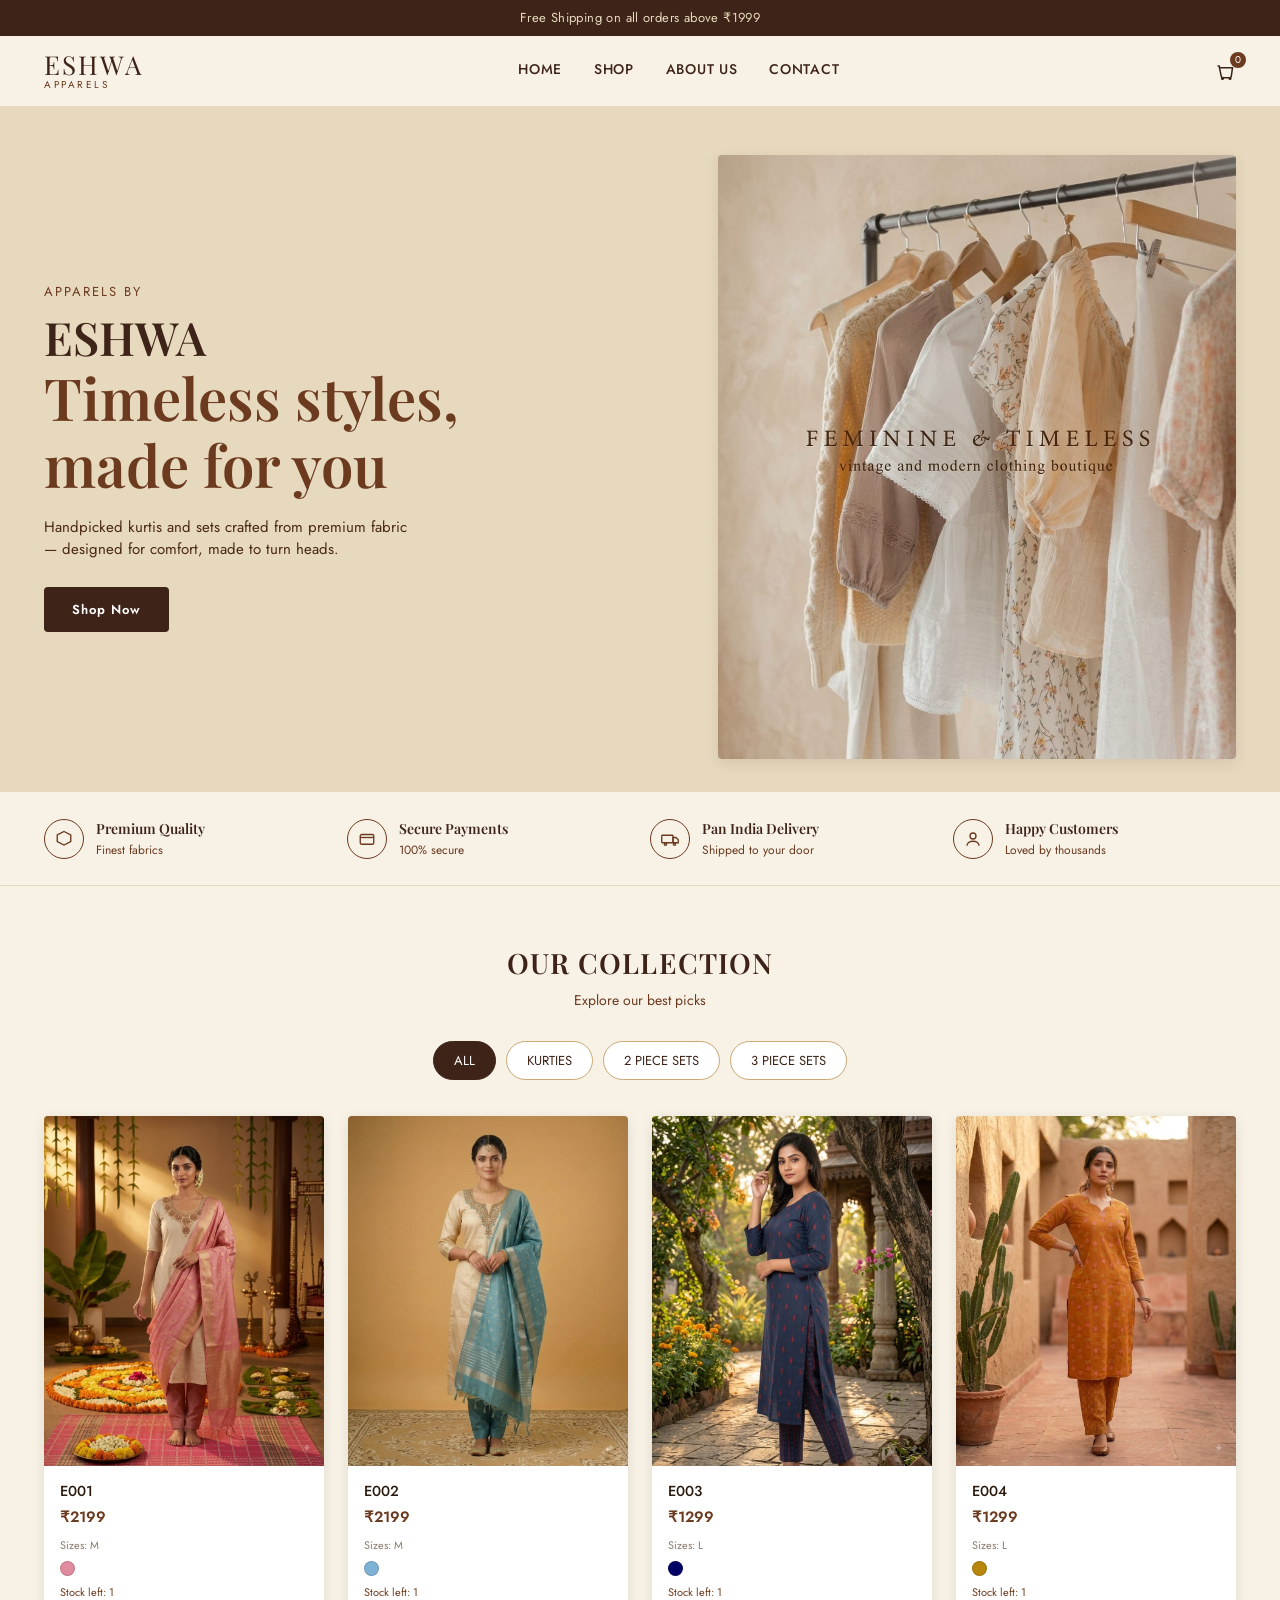
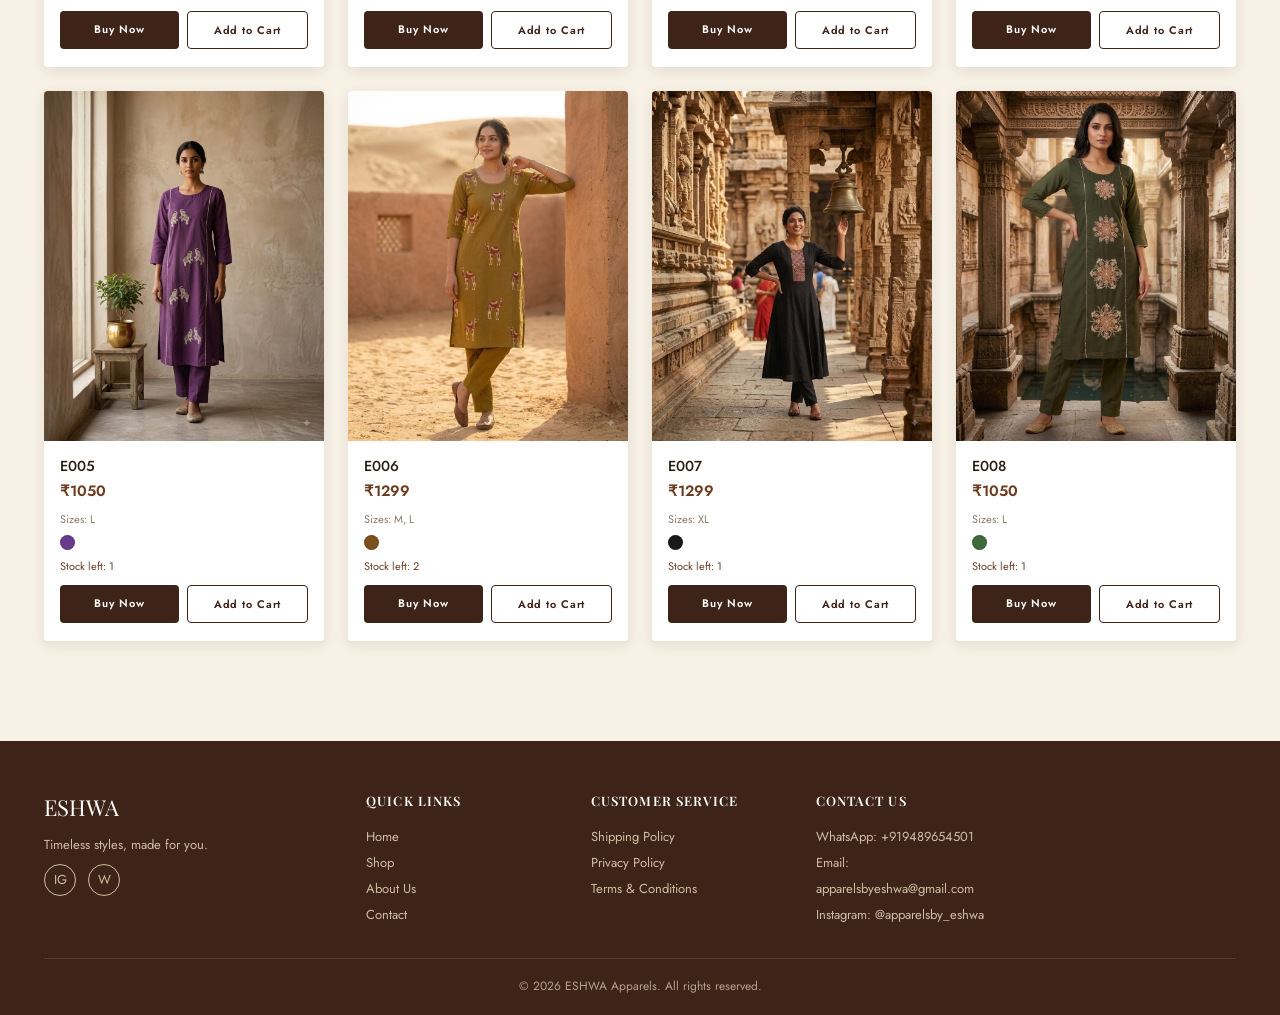
<file: index.html>
<!DOCTYPE html>
<html lang="en">
<head>
<meta charset="UTF-8">
<meta name="viewport" content="width=device-width, initial-scale=1.0">
<title>Eshwa Apparels — Timeless Kurti Styles</title>
<meta name="description" content="Shop kurtis, 2-piece and 3-piece sets at Eshwa Apparels. Premium quality, secure payments, easy returns.">
<link rel="preconnect" href="https://fonts.googleapis.com">
<link href="https://fonts.googleapis.com/css2?family=Playfair+Display:wght@500;600;700&family=Jost:wght@400;500;600&display=swap" rel="stylesheet">
<link rel="stylesheet" href="css/style.css">
</head>
<body>

<div id="site-header"></div>

<section class="hero">
  <div class="container">
    <div class="hero-text">
      <div class="eyebrow">APPARELS BY</div>
      <h1>ESHWA<span>Timeless styles,<br>made for you</span></h1>
      <p>Handpicked kurtis and sets crafted from premium fabric — designed for comfort, made to turn heads.</p>
      <a href="shop.html" class="btn btn-primary">Shop Now</a>
    </div>
    <div class="hero-image-wrap">
      <img src="images/hero/heroimage.jpeg" alt="Eshwa Apparels featured kurti">
    </div>
  </div>
</section>

<section class="feature-strip">
  <div class="container">
    <div class="feature-item">
      <div class="fi-icon"><svg width="18" height="18" viewBox="0 0 24 24" fill="none" stroke="currentColor" stroke-width="1.8"><path d="M12 2l9 4.5v9L12 20l-9-4.5v-9L12 2z"/></svg></div>
      <div><h4>Premium Quality</h4><p>Finest fabrics</p></div>
    </div>
    <div class="feature-item">
      <div class="fi-icon"><svg width="18" height="18" viewBox="0 0 24 24" fill="none" stroke="currentColor" stroke-width="1.8"><rect x="3" y="6" width="18" height="13" rx="2"/><path d="M3 10h18"/></svg></div>
      <div><h4>Secure Payments</h4><p>100% secure</p></div>
    </div>
    <div class="feature-item">
      <div class="fi-icon"><svg width="18" height="18" viewBox="0 0 24 24" fill="none" stroke="currentColor" stroke-width="1.8"><rect x="1" y="7" width="15" height="10" rx="1"/><path d="M16 10h4l3 3v4h-7z"/><circle cx="6" cy="19" r="1.5"/><circle cx="18" cy="19" r="1.5"/></svg></div>
      <div><h4>Pan India Delivery</h4><p>Shipped to your door</p></div>
    </div>
    <div class="feature-item">
      <div class="fi-icon"><svg width="18" height="18" viewBox="0 0 24 24" fill="none" stroke="currentColor" stroke-width="1.8"><circle cx="12" cy="8" r="4"/><path d="M4 21c0-4 4-6 8-6s8 2 8 6"/></svg></div>
      <div><h4>Happy Customers</h4><p>Loved by thousands</p></div>
    </div>
  </div>
</section>

<div class="container">
  <div class="section-heading">
    <h2>OUR COLLECTION</h2>
    <p>Explore our best picks</p>
  </div>

  <div class="filter-pills">
    <button class="filter-pill active" data-cat="all">ALL</button>
    <button class="filter-pill" data-cat="kurties">KURTIES</button>
    <button class="filter-pill" data-cat="2-piece">2 PIECE SETS</button>
    <button class="filter-pill" data-cat="3-piece">3 PIECE SETS</button>
  </div>

  <div class="product-grid" id="home-grid"></div>
</div>

<div id="site-footer"></div>

<script src="js/settings.js"></script>
<script src="js/products-loader.js"></script>
<script src="js/main.js"></script>
<script>
  function loadHome(cat) {
    const filtered = cat === "all" ? PRODUCTS.slice(0, 8) : PRODUCTS.filter(p => p.category === cat).slice(0, 8);
    renderProductGrid("home-grid", filtered);
  }
  document.addEventListener("DOMContentLoaded", async () => {
    await loadProducts();
    loadHome("all");
    document.querySelectorAll(".filter-pill").forEach(btn => {
      btn.addEventListener("click", () => {
        document.querySelectorAll(".filter-pill").forEach(b => b.classList.remove("active"));
        btn.classList.add("active");
        loadHome(btn.dataset.cat);
      });
    });
  });
</script>
</body>
</html>
</file>
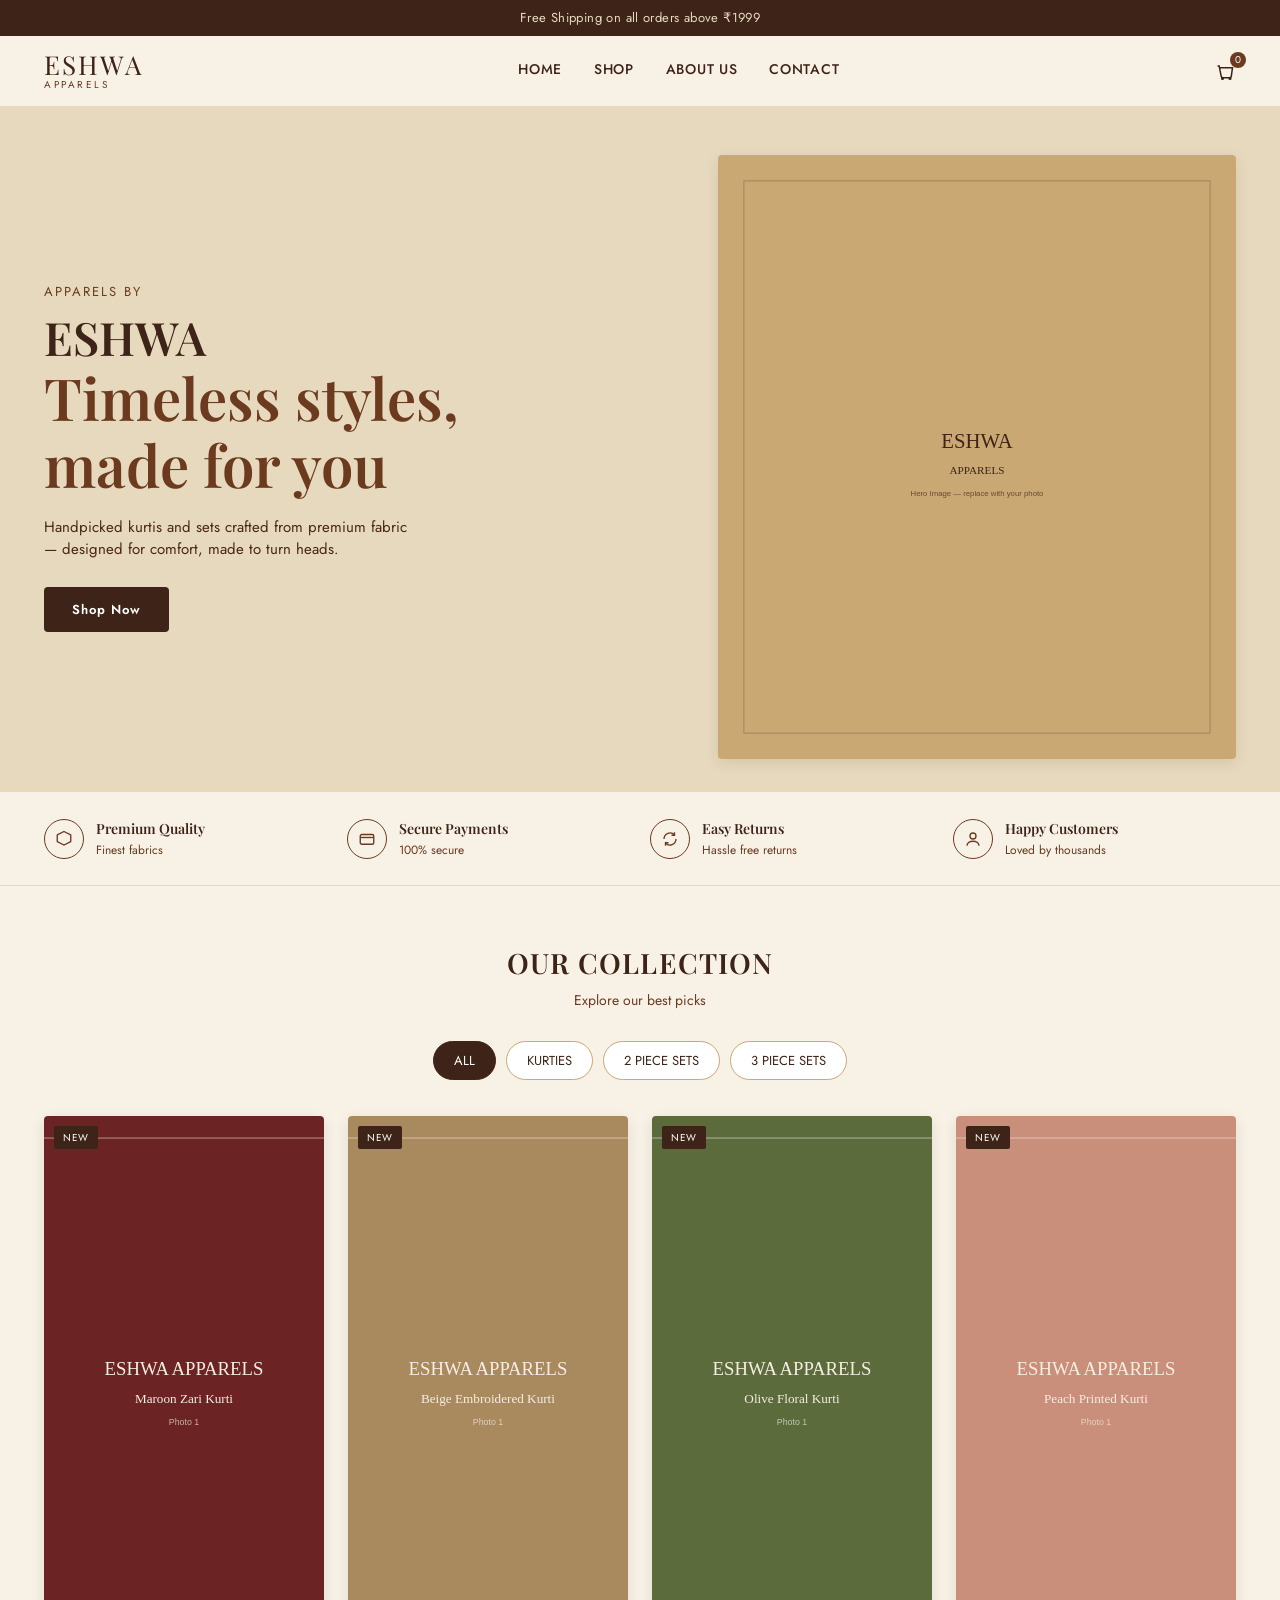
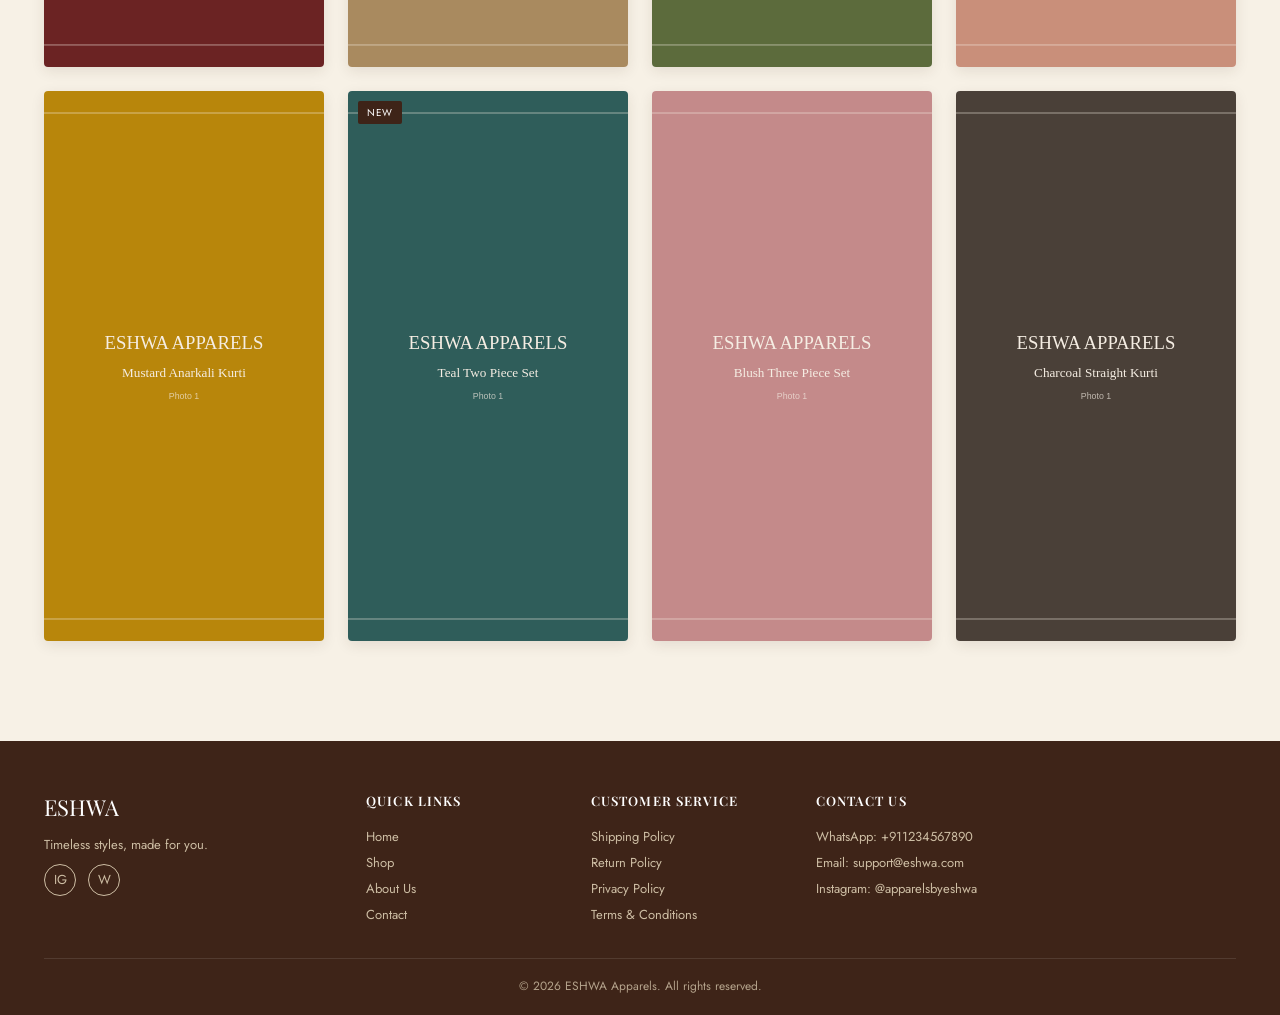
<file: eshwa-site/index.html>
<!DOCTYPE html>
<html lang="en">
<head>
<meta charset="UTF-8">
<meta name="viewport" content="width=device-width, initial-scale=1.0">
<title>Eshwa Apparels — Timeless Kurti Styles</title>
<meta name="description" content="Shop kurtis, 2-piece and 3-piece sets at Eshwa Apparels. Premium quality, secure payments, easy returns.">
<link rel="preconnect" href="https://fonts.googleapis.com">
<link href="https://fonts.googleapis.com/css2?family=Playfair+Display:wght@500;600;700&family=Jost:wght@400;500;600&display=swap" rel="stylesheet">
<link rel="stylesheet" href="css/style.css">
</head>
<body>

<div id="site-header"></div>

<section class="hero">
  <div class="container">
    <div class="hero-text">
      <div class="eyebrow">APPARELS BY</div>
      <h1>ESHWA<span>Timeless styles,<br>made for you</span></h1>
      <p>Handpicked kurtis and sets crafted from premium fabric — designed for comfort, made to turn heads.</p>
      <a href="shop.html" class="btn btn-primary">Shop Now</a>
    </div>
    <div class="hero-image-wrap">
      <img src="images/hero/hero-main.svg" alt="Eshwa Apparels featured kurti">
    </div>
  </div>
</section>

<section class="feature-strip">
  <div class="container">
    <div class="feature-item">
      <div class="fi-icon"><svg width="18" height="18" viewBox="0 0 24 24" fill="none" stroke="currentColor" stroke-width="1.8"><path d="M12 2l9 4.5v9L12 20l-9-4.5v-9L12 2z"/></svg></div>
      <div><h4>Premium Quality</h4><p>Finest fabrics</p></div>
    </div>
    <div class="feature-item">
      <div class="fi-icon"><svg width="18" height="18" viewBox="0 0 24 24" fill="none" stroke="currentColor" stroke-width="1.8"><rect x="3" y="6" width="18" height="13" rx="2"/><path d="M3 10h18"/></svg></div>
      <div><h4>Secure Payments</h4><p>100% secure</p></div>
    </div>
    <div class="feature-item">
      <div class="fi-icon"><svg width="18" height="18" viewBox="0 0 24 24" fill="none" stroke="currentColor" stroke-width="1.8"><path d="M4 12a8 8 0 0114-5.3M20 12a8 8 0 01-14 5.3"/><path d="M18 3v4h-4M6 21v-4h4"/></svg></div>
      <div><h4>Easy Returns</h4><p>Hassle free returns</p></div>
    </div>
    <div class="feature-item">
      <div class="fi-icon"><svg width="18" height="18" viewBox="0 0 24 24" fill="none" stroke="currentColor" stroke-width="1.8"><circle cx="12" cy="8" r="4"/><path d="M4 21c0-4 4-6 8-6s8 2 8 6"/></svg></div>
      <div><h4>Happy Customers</h4><p>Loved by thousands</p></div>
    </div>
  </div>
</section>

<div class="container">
  <div class="section-heading">
    <h2>OUR COLLECTION</h2>
    <p>Explore our best picks</p>
  </div>

  <div class="filter-pills">
    <button class="filter-pill active" data-cat="all">ALL</button>
    <button class="filter-pill" data-cat="kurties">KURTIES</button>
    <button class="filter-pill" data-cat="2-piece">2 PIECE SETS</button>
    <button class="filter-pill" data-cat="3-piece">3 PIECE SETS</button>
  </div>

  <div class="product-grid" id="home-grid"></div>
</div>

<div id="site-footer"></div>

<script src="js/settings.js"></script>
<script src="js/products.js"></script>
<script src="js/main.js"></script>
<script>
  function loadHome(cat) {
    const filtered = cat === "all" ? PRODUCTS.slice(0, 8) : PRODUCTS.filter(p => p.category === cat).slice(0, 8);
    renderProductGrid("home-grid", filtered);
  }
  document.addEventListener("DOMContentLoaded", () => {
    loadHome("all");
    document.querySelectorAll(".filter-pill").forEach(btn => {
      btn.addEventListener("click", () => {
        document.querySelectorAll(".filter-pill").forEach(b => b.classList.remove("active"));
        btn.classList.add("active");
        loadHome(btn.dataset.cat);
      });
    });
  });
</script>
</body>
</html>
</file>
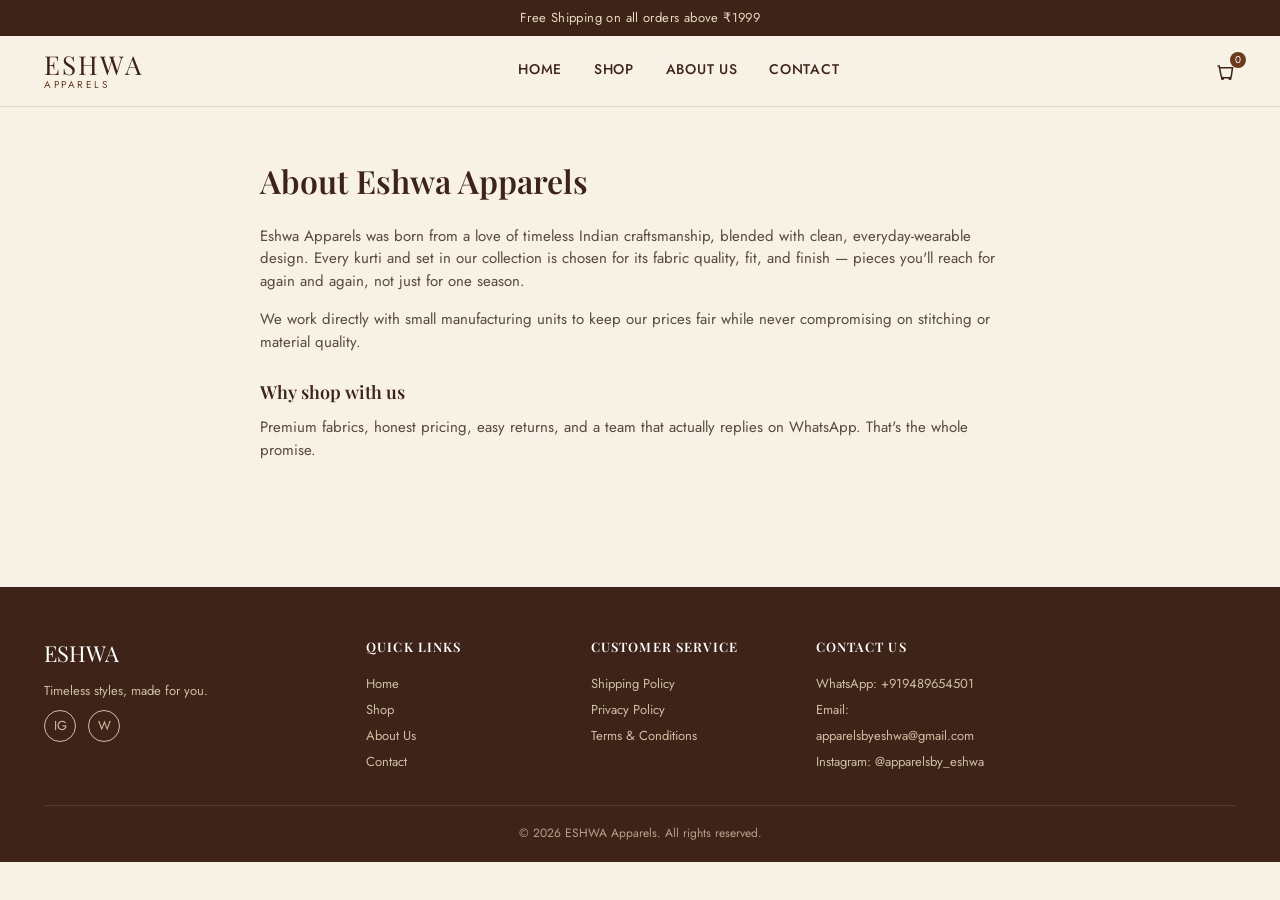
<file: about.html>
<!DOCTYPE html>
<html lang="en">
<head>
<meta charset="UTF-8">
<meta name="viewport" content="width=device-width, initial-scale=1.0">
<title>About Us — Eshwa Apparels</title>
<link rel="preconnect" href="https://fonts.googleapis.com">
<link href="https://fonts.googleapis.com/css2?family=Playfair+Display:wght@500;600;700&family=Jost:wght@400;500;600&display=swap" rel="stylesheet">
<link rel="stylesheet" href="css/style.css">
</head>
<body>

<div id="site-header"></div>

<div class="container">
  <div class="static-page">
    <h1>About Eshwa Apparels</h1>
    <p>Eshwa Apparels was born from a love of timeless Indian craftsmanship, blended with clean, everyday-wearable design. Every kurti and set in our collection is chosen for its fabric quality, fit, and finish — pieces you'll reach for again and again, not just for one season.</p>
    <p>We work directly with small manufacturing units to keep our prices fair while never compromising on stitching or material quality.</p>
    <h3>Why shop with us</h3>
    <p>Premium fabrics, honest pricing, easy returns, and a team that actually replies on WhatsApp. That's the whole promise.</p>
  </div>
</div>

<div id="site-footer"></div>

<script src="js/settings.js"></script>
<script src="js/products-loader.js"></script>
<script src="js/main.js"></script>
</body>
</html>
</file>
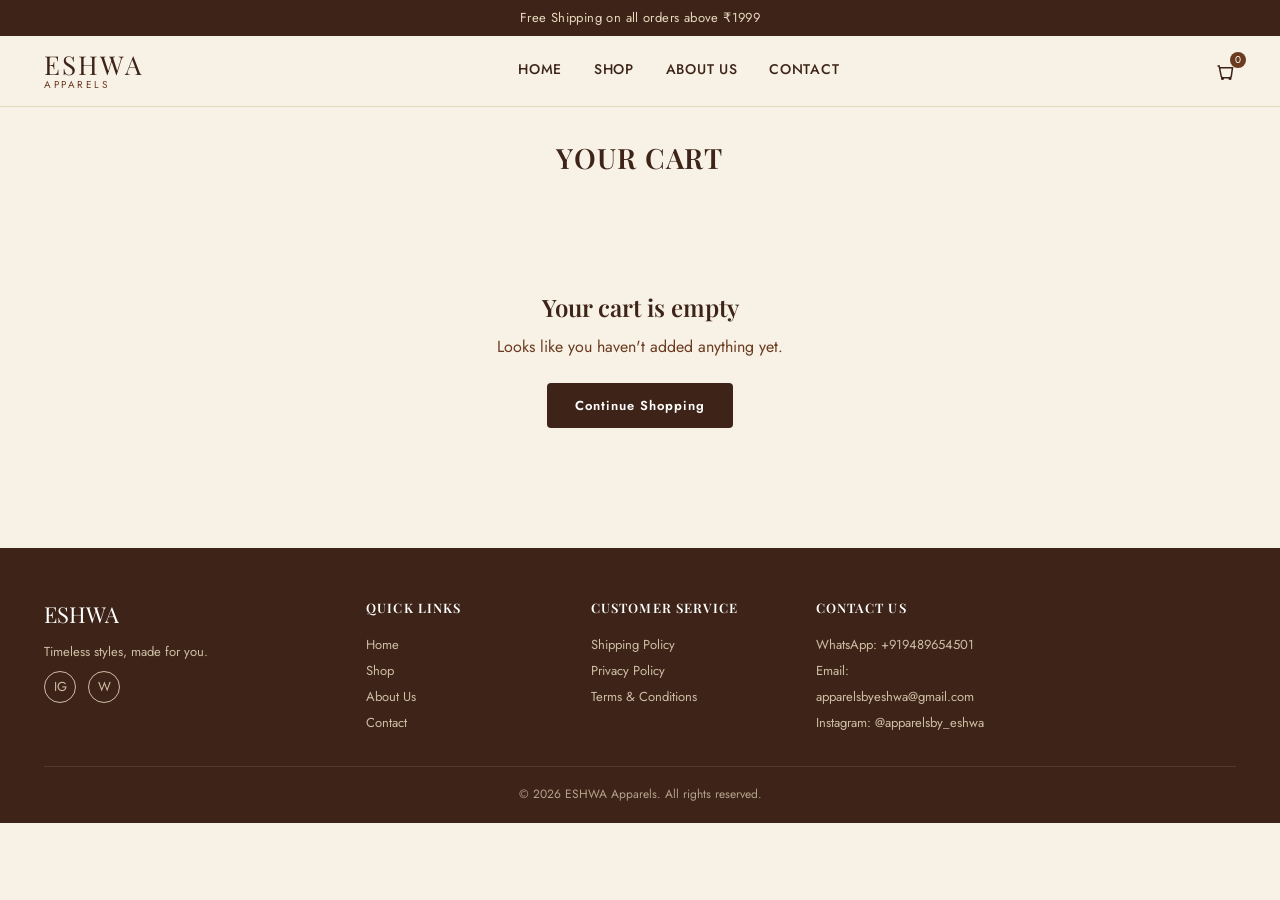
<file: cart.html>
<!DOCTYPE html>
<html lang="en">
<head>
<meta charset="UTF-8">
<meta name="viewport" content="width=device-width, initial-scale=1.0">
<title>Your Cart — Eshwa Apparels</title>
<link rel="preconnect" href="https://fonts.googleapis.com">
<link href="https://fonts.googleapis.com/css2?family=Playfair+Display:wght@500;600;700&family=Jost:wght@400;500;600&display=swap" rel="stylesheet">
<link rel="stylesheet" href="css/style.css">
</head>
<body>

<div id="site-header"></div>

<div class="container">
  <div class="section-heading" style="margin-top:30px;">
    <h2>YOUR CART</h2>
  </div>
  <div id="cart-root"></div>
</div>

<div id="site-footer"></div>

<script src="js/settings.js"></script>
<script src="js/products-loader.js"></script>
<script src="js/main.js"></script>
<script>
async function renderCartPage() {
  await loadProducts();
  const cart = getCart();
  const root = document.getElementById("cart-root");

  if (cart.length === 0) {
    root.innerHTML = `
      <div class="empty-state">
        <h2>Your cart is empty</h2>
        <p>Looks like you haven't added anything yet.</p>
        <br>
        <a href="shop.html" class="btn btn-primary">Continue Shopping</a>
      </div>
    `;
    return;
  }

  const rows = cart.map((item, index) => {
    const p = PRODUCTS.find(x => x.id === item.productId);
    if (!p) return "";
    const colourObj = p.colours.find(c => c.name === item.colour) || p.colours[0];
    const lineTotal = p.price * item.qty;
    return `
      <tr>
        <td>
          <div class="cart-product">
            <img src="${p.images[0]}" alt="${p.name}">
            <div>
              <div class="cart-product-name">${p.name}</div>
              <div class="cart-product-meta">Size: ${item.size} &nbsp;|&nbsp; Colour: ${item.colour}</div>
            </div>
          </div>
        </td>
        <td>${item.size}</td>
        <td><span class="swatch" style="background:${colourObj.hex};display:inline-block;width:15px;height:15px;border-radius:50%;"></span></td>
        <td>${STORE.currencySymbol}${p.price}</td>
        <td>
          <div class="qty-control">
            <button onclick="changeQty(${index}, ${item.qty - 1})">−</button>
            <span>${item.qty}</span>
            <button onclick="changeQty(${index}, ${item.qty + 1})">+</button>
          </div>
        </td>
        <td>${STORE.currencySymbol}${lineTotal}</td>
        <td><button class="remove-btn" onclick="removeItem(${index})" aria-label="Remove">🗑</button></td>
      </tr>
    `;
  }).join("");

  root.innerHTML = `
    <table class="cart-table">
      <thead>
        <tr><th>Product</th><th>Size</th><th>Colour</th><th>Price</th><th>Quantity</th><th>Total</th><th></th></tr>
      </thead>
      <tbody>${rows}</tbody>
    </table>
    <div class="cart-summary-row">
      <a href="shop.html" class="btn btn-outline">← Continue Shopping</a>
      <div style="display:flex;align-items:center;gap:20px;">
        <div class="grand-total">Grand Total: ${STORE.currencySymbol}${cartTotal()}</div>
        <a href="checkout.html" class="btn btn-primary">Checkout</a>
      </div>
    </div>
  `;
}

function changeQty(index, qty) {
  updateCartQty(index, qty);
  renderCartPage();
}
function removeItem(index) {
  removeFromCart(index);
  renderCartPage();
}

document.addEventListener("DOMContentLoaded", renderCartPage);
</script>
</body>
</html>
</file>
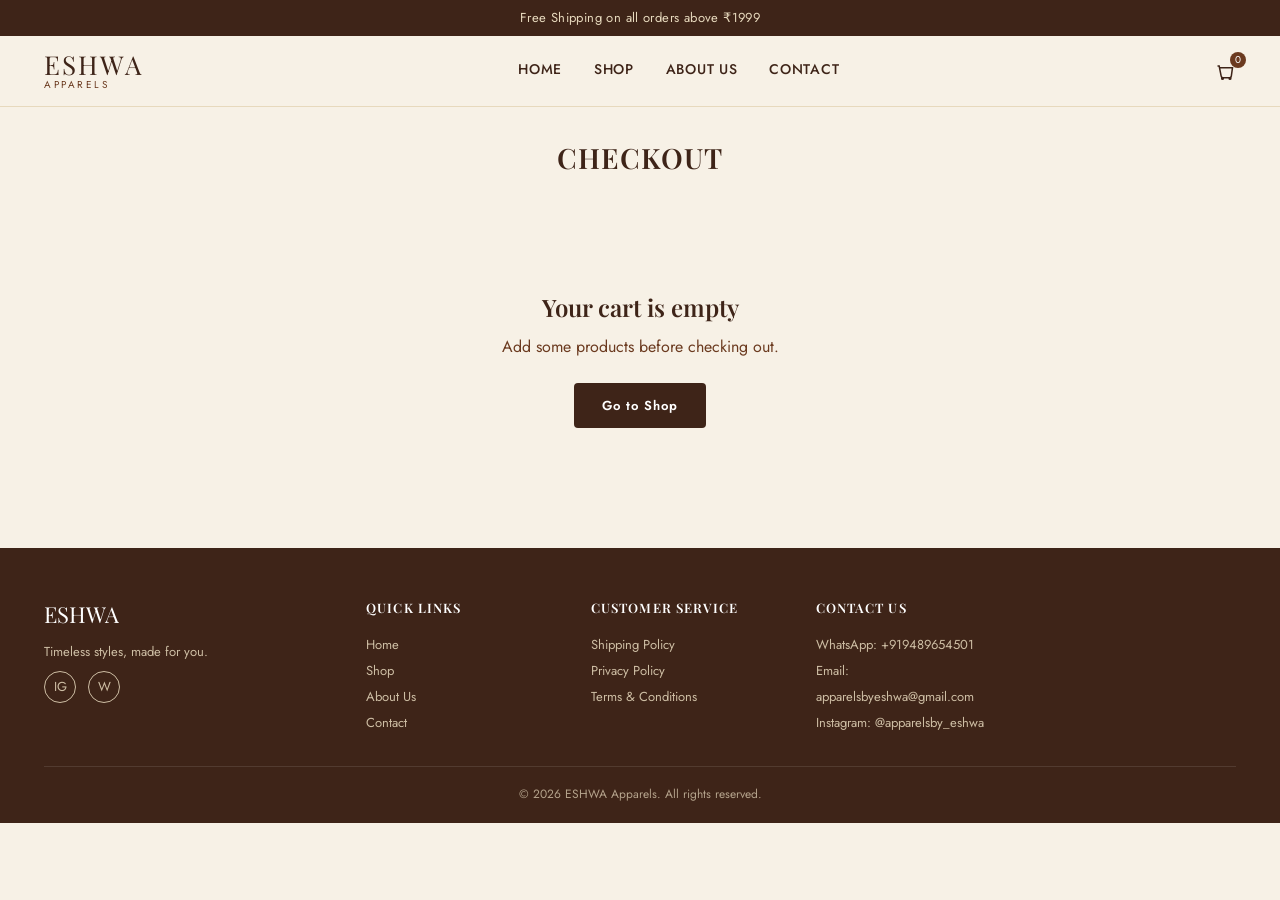
<file: checkout.html>
<!DOCTYPE html>
<html lang="en">
<head>
<meta charset="UTF-8">
<meta name="viewport" content="width=device-width, initial-scale=1.0">
<title>Checkout — Eshwa Apparels</title>
<link rel="preconnect" href="https://fonts.googleapis.com">
<link href="https://fonts.googleapis.com/css2?family=Playfair+Display:wght@500;600;700&family=Jost:wght@400;500;600&display=swap" rel="stylesheet">
<link rel="stylesheet" href="css/style.css">
</head>
<body>

<div id="site-header"></div>

<div class="container">
  <div class="section-heading" style="margin-top:30px;">
    <h2>CHECKOUT</h2>
  </div>
  <div id="checkout-root"></div>
</div>

<div id="site-footer"></div>

<script src="js/settings.js"></script>
<script src="js/products-loader.js"></script>
<script src="js/main.js"></script>
<script>
let selectedPayment = "netbanking";

async function renderCheckout() {
  await loadProducts();
  const cart = getCart();
  const root = document.getElementById("checkout-root");

  if (cart.length === 0) {
    root.innerHTML = `
      <div class="empty-state">
        <h2>Your cart is empty</h2>
        <p>Add some products before checking out.</p><br>
        <a href="shop.html" class="btn btn-primary">Go to Shop</a>
      </div>
    `;
    return;
  }

  const summaryLines = cart.map(item => {
    const p = PRODUCTS.find(x => x.id === item.productId);
    if (!p) return "";
    return `<div class="summary-line"><span>${p.name} (${item.size}) × ${item.qty}</span><span>${STORE.currencySymbol}${p.price * item.qty}</span></div>`;
  }).join("");

  const total = cartTotal();
  const shipping = total >= STORE.freeShippingAbove ? 0 : 99;
  const grandTotal = total + shipping;

  root.innerHTML = `
    <div class="checkout-grid">
      <div class="form-card">
        <h3>Delivery Details</h3>
        <div class="form-row">
          <div class="form-group">
            <label>Full Name</label>
            <input type="text" id="cust-name" placeholder="Enter your full name">
          </div>
          <div class="form-group">
            <label>Phone Number</label>
            <input type="tel" id="cust-phone" placeholder="Enter your phone number">
          </div>
        </div>
        <div class="form-group">
          <label>Address</label>
          <textarea id="cust-address" rows="3" placeholder="Enter your complete address"></textarea>
        </div>
        <div class="form-row">
          <div class="form-group">
            <label>Pincode</label>
            <input type="text" id="cust-pincode" placeholder="Enter pincode">
          </div>
          <div class="form-group">
            <label>State</label>
            <input type="text" id="cust-state" placeholder="Enter your state">
          </div>
        </div>

        <h3 style="margin-top:26px;">Payment Method</h3>
        <label class="pay-option selected" id="opt-netbanking">
          <input type="radio" name="pay" value="netbanking" checked onchange="setPayment('netbanking')">
          <div><strong>Net Banking</strong><span>Pay securely using your bank</span></div>
        </label>
        <label class="pay-option" id="opt-upi">
          <input type="radio" name="pay" value="upi" onchange="setPayment('upi')">
          <div><strong>GPay / PhonePe (UPI)</strong><span>We'll share payment details on WhatsApp to confirm your order</span></div>
        </label>

        <button class="btn btn-primary btn-block" style="margin-top:20px;" onclick="placeOrder()">Place Order via WhatsApp</button>
      </div>

      <div class="summary-card">
        <h3>Order Summary</h3>
        ${summaryLines}
        <div class="summary-line"><span>Subtotal</span><span>${STORE.currencySymbol}${total}</span></div>
        <div class="summary-line"><span>Shipping</span><span>${shipping === 0 ? "FREE" : STORE.currencySymbol + shipping}</span></div>
        <div class="summary-line total"><span>Total</span><span>${STORE.currencySymbol}${grandTotal}</span></div>
        <div class="trust-row">
          <div>🔒<br>Secure<br>Payments</div>
          <div>🚚<br>Pan India<br>Delivery</div>
          <div>✓<br>Quality<br>Assured</div>
        </div>
      </div>
    </div>
  `;
}

function setPayment(method) {
  selectedPayment = method;
  document.getElementById("opt-netbanking").classList.toggle("selected", method === "netbanking");
  document.getElementById("opt-upi").classList.toggle("selected", method === "upi");
}

function placeOrder() {
  const name = document.getElementById("cust-name").value.trim();
  const phone = document.getElementById("cust-phone").value.trim();
  const address = document.getElementById("cust-address").value.trim();
  const pincode = document.getElementById("cust-pincode").value.trim();
  const state = document.getElementById("cust-state").value.trim();

  if (!name || !phone || !address || !pincode || !state) {
    showToast("Please fill in all delivery details");
    return;
  }

  const cart = getCart();
  const total = cartTotal();
  const shipping = total >= STORE.freeShippingAbove ? 0 : 99;
  const grandTotal = total + shipping;

  let message = `*New Order — Eshwa Apparels*\n\n`;
  message += `*Customer:* ${name}\n*Phone:* ${phone}\n*Address:* ${address}, ${state} - ${pincode}\n*Payment:* ${selectedPayment === "netbanking" ? "Net Banking" : "GPay / PhonePe (UPI)"}\n\n*Items:*\n`;
  cart.forEach(item => {
    const p = PRODUCTS.find(x => x.id === item.productId);
    if (p) message += `- ${p.name} | Size: ${item.size} | Colour: ${item.colour} | Qty: ${item.qty} | ${STORE.currencySymbol}${p.price * item.qty}\n`;
  });
  message += `\nSubtotal: ${STORE.currencySymbol}${total}\nShipping: ${shipping === 0 ? "FREE" : STORE.currencySymbol + shipping}\n*Grand Total: ${STORE.currencySymbol}${grandTotal}*`;

  const encoded = encodeURIComponent(message);
  const waLink = `https://wa.me/${STORE.whatsappNumber}?text=${encoded}`;

  localStorage.removeItem(CART_KEY);
  window.location.href = waLink;
}

document.addEventListener("DOMContentLoaded", renderCheckout);
</script>
</body>
</html>
</file>
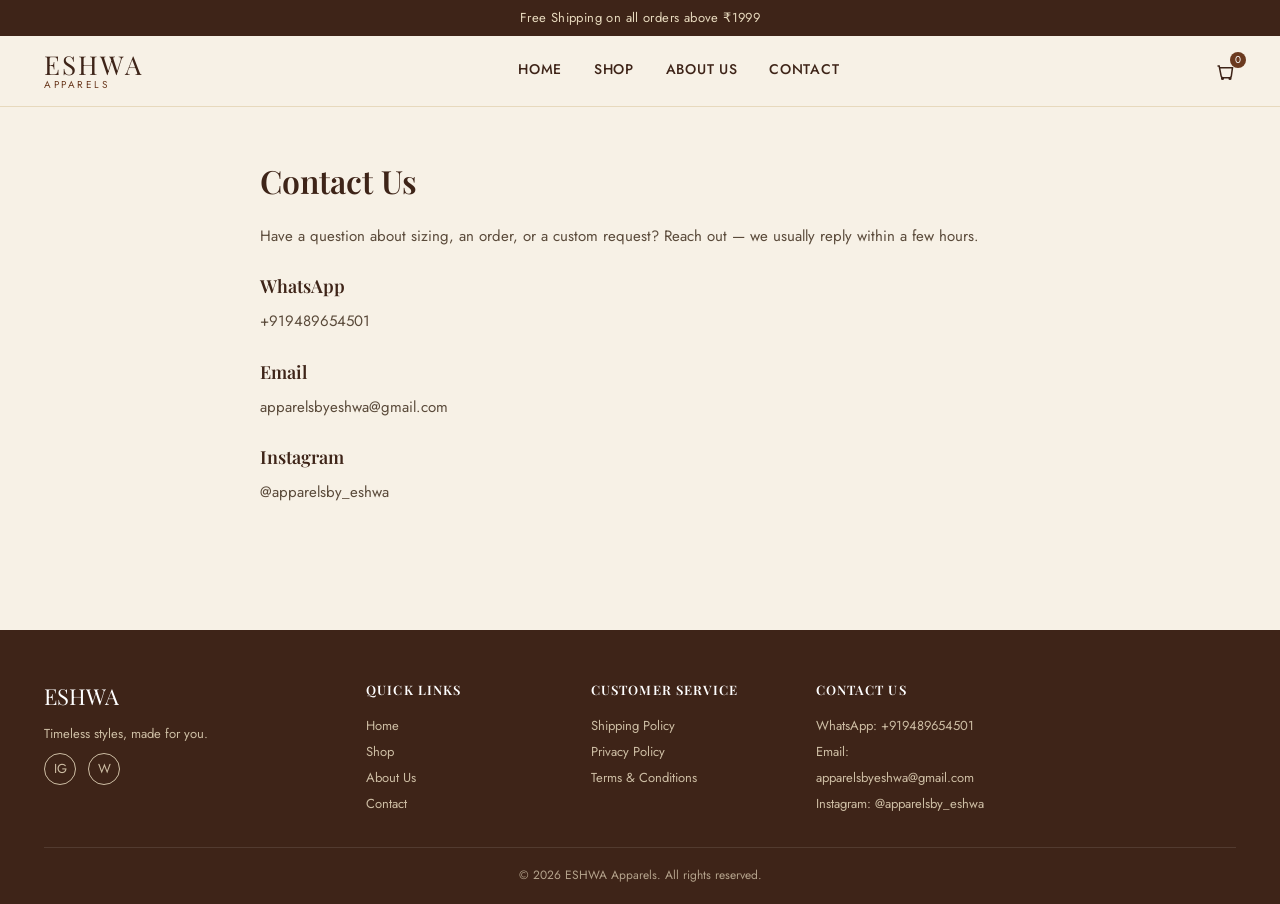
<file: contact.html>
<!DOCTYPE html>
<html lang="en">
<head>
<meta charset="UTF-8">
<meta name="viewport" content="width=device-width, initial-scale=1.0">
<title>Contact Us — Eshwa Apparels</title>
<link rel="preconnect" href="https://fonts.googleapis.com">
<link href="https://fonts.googleapis.com/css2?family=Playfair+Display:wght@500;600;700&family=Jost:wght@400;500;600&display=swap" rel="stylesheet">
<link rel="stylesheet" href="css/style.css">
</head>
<body>

<div id="site-header"></div>

<div class="container">
  <div class="static-page">
    <h1>Contact Us</h1>
    <p>Have a question about sizing, an order, or a custom request? Reach out — we usually reply within a few hours.</p>
    <h3>WhatsApp</h3>
    <p id="contact-whatsapp"></p>
    <h3>Email</h3>
    <p id="contact-email"></p>
    <h3>Instagram</h3>
    <p id="contact-insta"></p>
  </div>
</div>

<div id="site-footer"></div>

<script src="js/settings.js"></script>
<script src="js/products-loader.js"></script>
<script src="js/main.js"></script>
<script>
  document.getElementById("contact-whatsapp").textContent = "+" + STORE.whatsappNumber;
  document.getElementById("contact-email").textContent = STORE.contactEmail;
  document.getElementById("contact-insta").textContent = STORE.instagram;
</script>
</body>
</html>
</file>
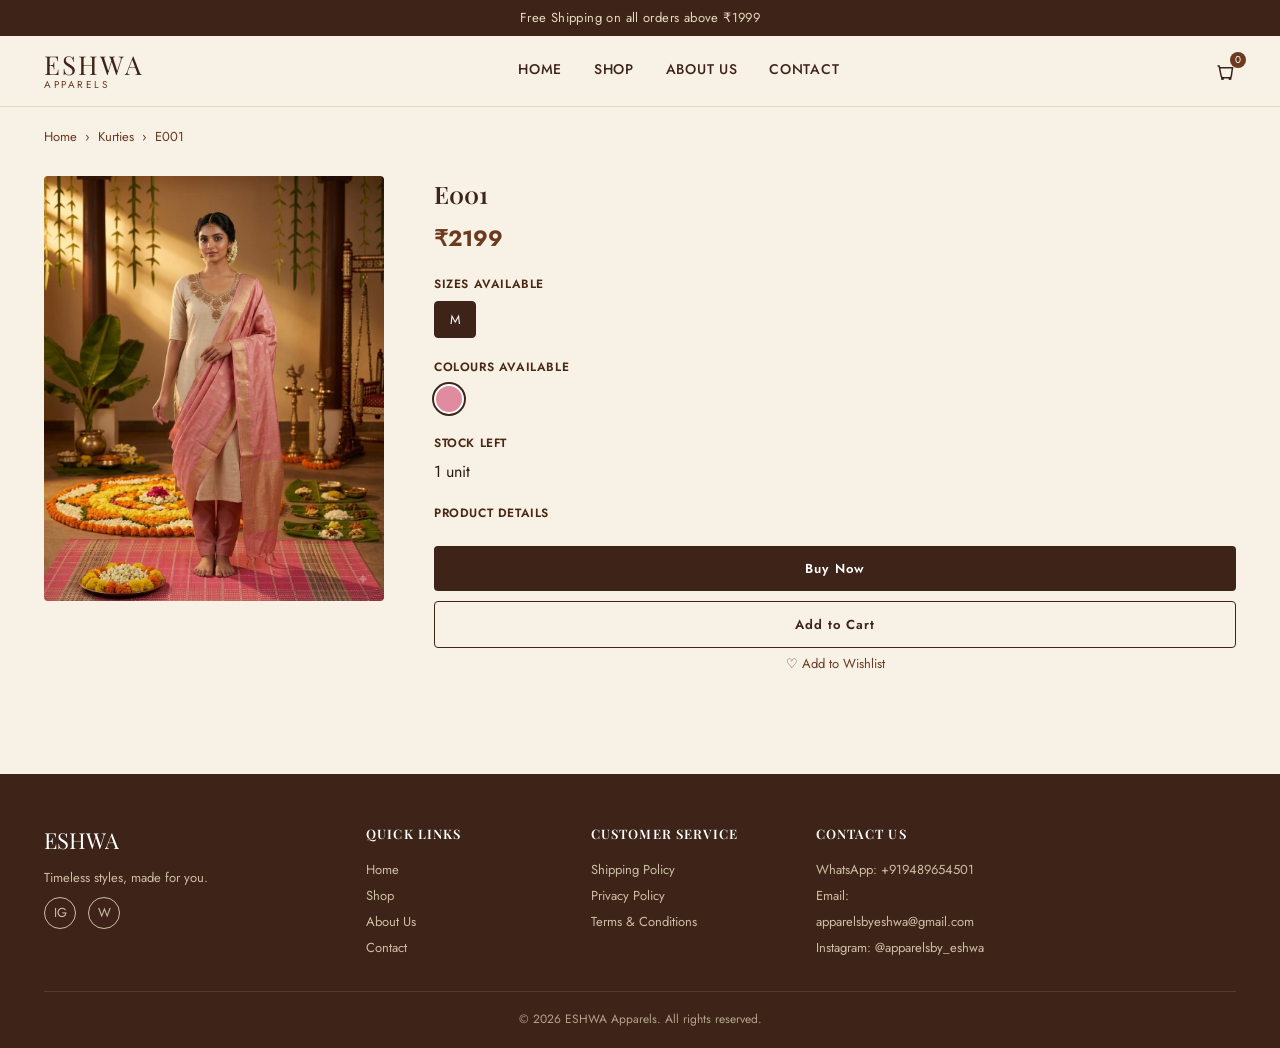
<file: product.html>
<!DOCTYPE html>
<html lang="en">
<head>
<meta charset="UTF-8">
<meta name="viewport" content="width=device-width, initial-scale=1.0">
<title id="page-title">Product — Eshwa Apparels</title>
<link rel="preconnect" href="https://fonts.googleapis.com">
<link href="https://fonts.googleapis.com/css2?family=Playfair+Display:wght@500;600;700&family=Jost:wght@400;500;600&display=swap" rel="stylesheet">
<link rel="stylesheet" href="css/style.css">
</head>
<body>

<div id="site-header"></div>

<div class="container">
  <div class="breadcrumb" id="breadcrumb"></div>
  <div class="pdp" id="pdp-root"></div>
</div>

<div id="site-footer"></div>

<script src="js/settings.js"></script>
<script src="js/products-loader.js"></script>
<script src="js/main.js"></script>
<script>
let currentProduct = null;
let currentImageIndex = 0;
let selectedSize = null;
let selectedColour = null;

function getProductIdFromURL() {
  return new URLSearchParams(window.location.search).get("id");
}

async function loadProduct() {
  await loadProducts();
  const id = getProductIdFromURL();
  currentProduct = PRODUCTS.find(p => p.id === id) || PRODUCTS[0];
  selectedSize = currentProduct.sizes[0];
  selectedColour = currentProduct.colours[0].name;
  currentImageIndex = 0;

  document.getElementById("page-title").textContent = currentProduct.name + " — Eshwa Apparels";
  document.getElementById("breadcrumb").innerHTML =
    `<a href="index.html">Home</a> &nbsp;›&nbsp; <a href="shop.html?cat=${currentProduct.category}">Kurties</a> &nbsp;›&nbsp; ${currentProduct.name}`;

  renderPDP();
}

function renderPDP() {
  const p = currentProduct;
  const thumbs = p.images.map((img, i) =>
    `<div class="pdp-thumb ${i === currentImageIndex ? 'active' : ''}" onclick="setImage(${i})">
       <img src="${img}" alt="${p.name} photo ${i+1}">
     </div>`
  ).join("");

  const dots = p.images.map((_, i) =>
    `<span class="${i === currentImageIndex ? 'active' : ''}" onclick="setImage(${i})"></span>`
  ).join("");

  const sizeButtons = p.sizes.map(s =>
    `<button class="size-btn ${s === selectedSize ? 'selected' : ''}" onclick="selectSize('${s}')">${s}</button>`
  ).join("");

  const colourSwatches = p.colours.map(c =>
    `<span class="colour-swatch ${c.name === selectedColour ? 'selected' : ''}" style="background:${c.hex}" title="${c.name}" onclick="selectColour('${c.name}')"></span>`
  ).join("");

  const arrows = p.images.length > 1 ? `
    <button class="pdp-arrow prev" onclick="prevImage()" aria-label="Previous photo">
      <svg width="18" height="18" viewBox="0 0 24 24" fill="none" stroke="currentColor" stroke-width="2"><path d="M15 18l-6-6 6-6"/></svg>
    </button>
    <button class="pdp-arrow next" onclick="nextImage()" aria-label="Next photo">
      <svg width="18" height="18" viewBox="0 0 24 24" fill="none" stroke="currentColor" stroke-width="2"><path d="M9 18l6-6-6-6"/></svg>
    </button>
  ` : "";

  document.getElementById("pdp-root").innerHTML = `
    <div class="pdp-gallery">
      <div class="pdp-main-image" id="main-image-wrap">
        <img src="${p.images[currentImageIndex]}" alt="${p.name}" id="main-image">
        ${arrows}
      </div>
      ${p.images.length > 1 ? `<div class="pdp-dots" id="pdp-dots">${dots}</div>` : ""}
      ${p.images.length > 1 ? `<div class="pdp-thumbs">${thumbs}</div>` : ""}
    </div>
    <div class="pdp-info">
      <h1>${p.name}</h1>
      <div class="pdp-price">${STORE.currencySymbol}${p.price}</div>

      <div class="pdp-block">
        <label>Sizes Available</label>
        <div class="size-row">${sizeButtons}</div>
      </div>

      <div class="pdp-block">
        <label>Colours Available</label>
        <div class="colour-row">${colourSwatches}</div>
      </div>

      <div class="pdp-block">
        <label>Stock Left</label>
        <div>${p.stock} unit${p.stock === 1 ? '' : 's'}</div>
      </div>

      <div class="pdp-block">
        <label>Product Details</label>
        <p class="pdp-desc">${p.description}</p>
      </div>

      <div class="pdp-actions">
        <button class="btn btn-primary btn-block" onclick="buyNow()">Buy Now</button>
        <button class="btn btn-outline btn-block" onclick="addToCartFromPDP()">Add to Cart</button>
      </div>
      <div class="pdp-wishlist">♡ Add to Wishlist</div>
    </div>
  `;
  attachSwipe();
}

function setImage(i) {
  currentImageIndex = i;
  renderPDP();
}

function selectSize(s) { selectedSize = s; renderPDP(); }
function selectColour(c) { selectedColour = c; renderPDP(); }

function addToCartFromPDP() {
  addToCart(currentProduct.id, selectedSize, selectedColour, 1);
  showToast(`${currentProduct.name} added to cart`);
}

function buyNow() {
  addToCart(currentProduct.id, selectedSize, selectedColour, 1);
  window.location.href = "cart.html";
}

/* Swipe support, Amazon-style */
function attachSwipe() {
  const wrap = document.getElementById("main-image-wrap");
  if (!wrap) return;
  let startX = 0;
  let isTouch = false;

  wrap.addEventListener("touchstart", (e) => {
    startX = e.touches[0].clientX;
    isTouch = true;
  }, { passive: true });

  wrap.addEventListener("touchend", (e) => {
    if (!isTouch) return;
    const endX = e.changedTouches[0].clientX;
    const diff = endX - startX;
    if (Math.abs(diff) > 40) {
      if (diff < 0) nextImage(); else prevImage();
    }
    isTouch = false;
  });
}

function nextImage() {
  currentImageIndex = (currentImageIndex + 1) % currentProduct.images.length;
  renderPDP();
}
function prevImage() {
  currentImageIndex = (currentImageIndex - 1 + currentProduct.images.length) % currentProduct.images.length;
  renderPDP();
}

document.addEventListener("DOMContentLoaded", loadProduct);
</script>
</body>
</html>
</file>
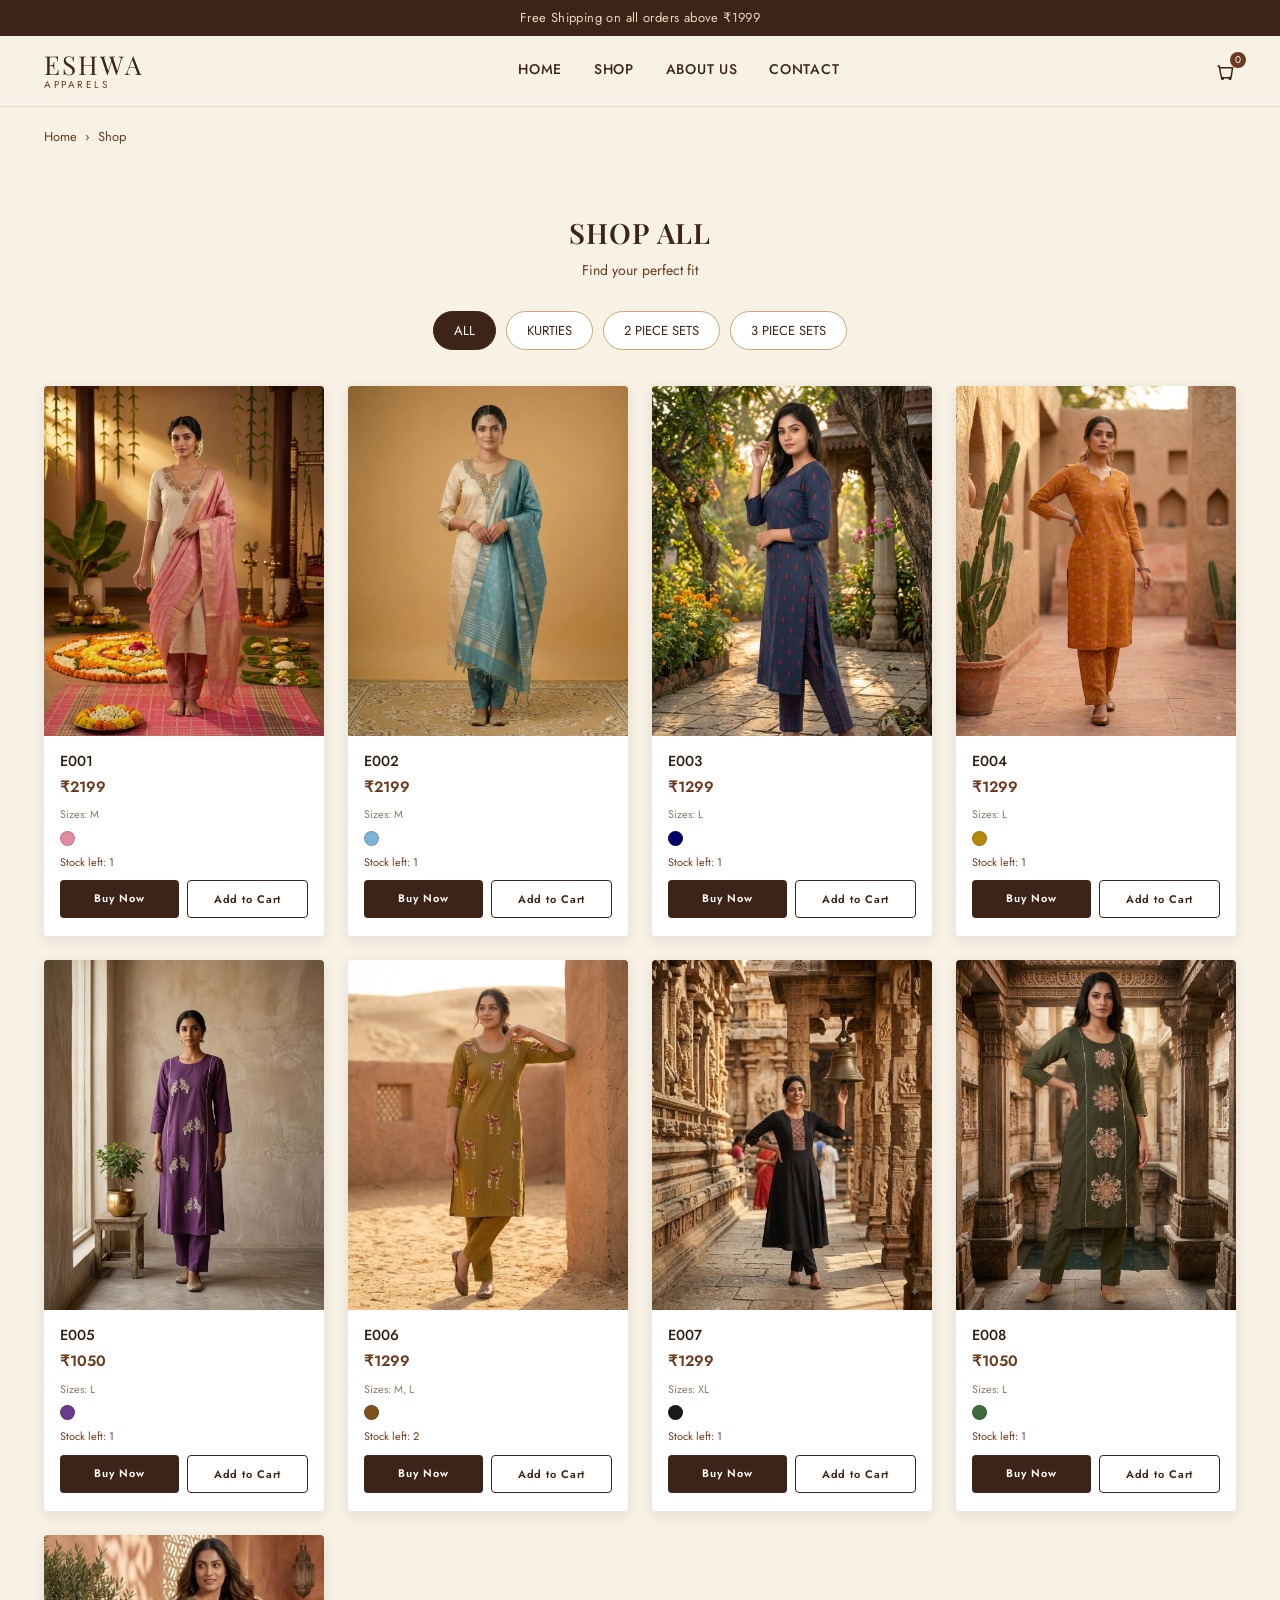
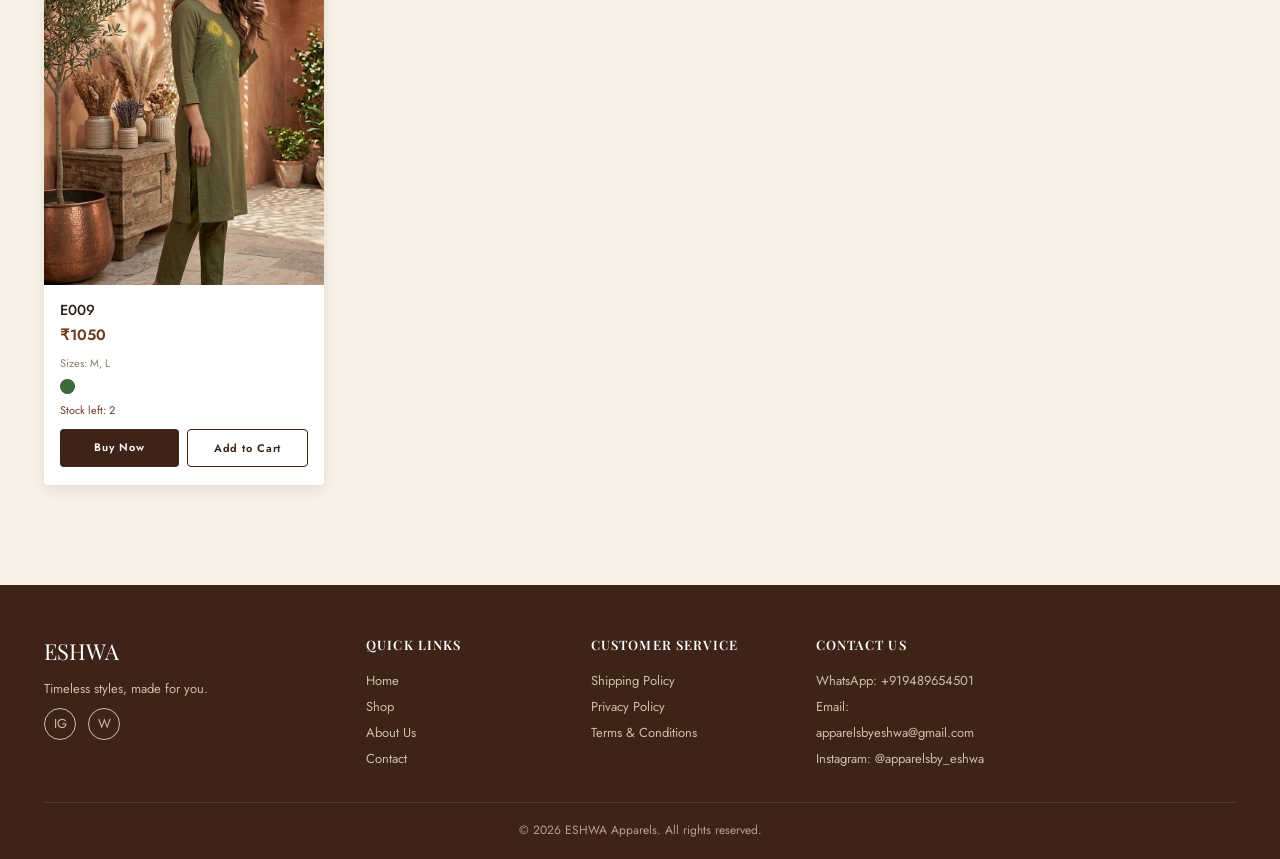
<file: shop.html>
<!DOCTYPE html>
<html lang="en">
<head>
<meta charset="UTF-8">
<meta name="viewport" content="width=device-width, initial-scale=1.0">
<title>Shop — Eshwa Apparels</title>
<link rel="preconnect" href="https://fonts.googleapis.com">
<link href="https://fonts.googleapis.com/css2?family=Playfair+Display:wght@500;600;700&family=Jost:wght@400;500;600&display=swap" rel="stylesheet">
<link rel="stylesheet" href="css/style.css">
</head>
<body>

<div id="site-header"></div>

<div class="container">
  <div class="breadcrumb"><a href="index.html">Home</a> &nbsp;›&nbsp; Shop</div>
  <div class="section-heading">
    <h2>SHOP ALL</h2>
    <p>Find your perfect fit</p>
  </div>

  <div class="filter-pills">
    <button class="filter-pill active" data-cat="all">ALL</button>
    <button class="filter-pill" data-cat="kurties">KURTIES</button>
    <button class="filter-pill" data-cat="2-piece">2 PIECE SETS</button>
    <button class="filter-pill" data-cat="3-piece">3 PIECE SETS</button>
  </div>

  <div class="product-grid" id="shop-grid"></div>
</div>

<div id="site-footer"></div>

<script src="js/settings.js"></script>
<script src="js/products-loader.js"></script>
<script src="js/main.js"></script>
<script>
  function loadShop(cat) {
    const filtered = cat === "all" ? PRODUCTS : PRODUCTS.filter(p => p.category === cat);
    renderProductGrid("shop-grid", filtered);
  }
  document.addEventListener("DOMContentLoaded", async () => {
    await loadProducts();
    const params = new URLSearchParams(window.location.search);
    const initialCat = params.get("cat") || "all";
    document.querySelectorAll(".filter-pill").forEach(btn => {
      if (btn.dataset.cat === initialCat) btn.classList.add("active");
      else btn.classList.remove("active");
      btn.addEventListener("click", () => {
        document.querySelectorAll(".filter-pill").forEach(b => b.classList.remove("active"));
        btn.classList.add("active");
        loadShop(btn.dataset.cat);
      });
    });
    loadShop(initialCat);
  });
</script>
</body>
</html>
</file>
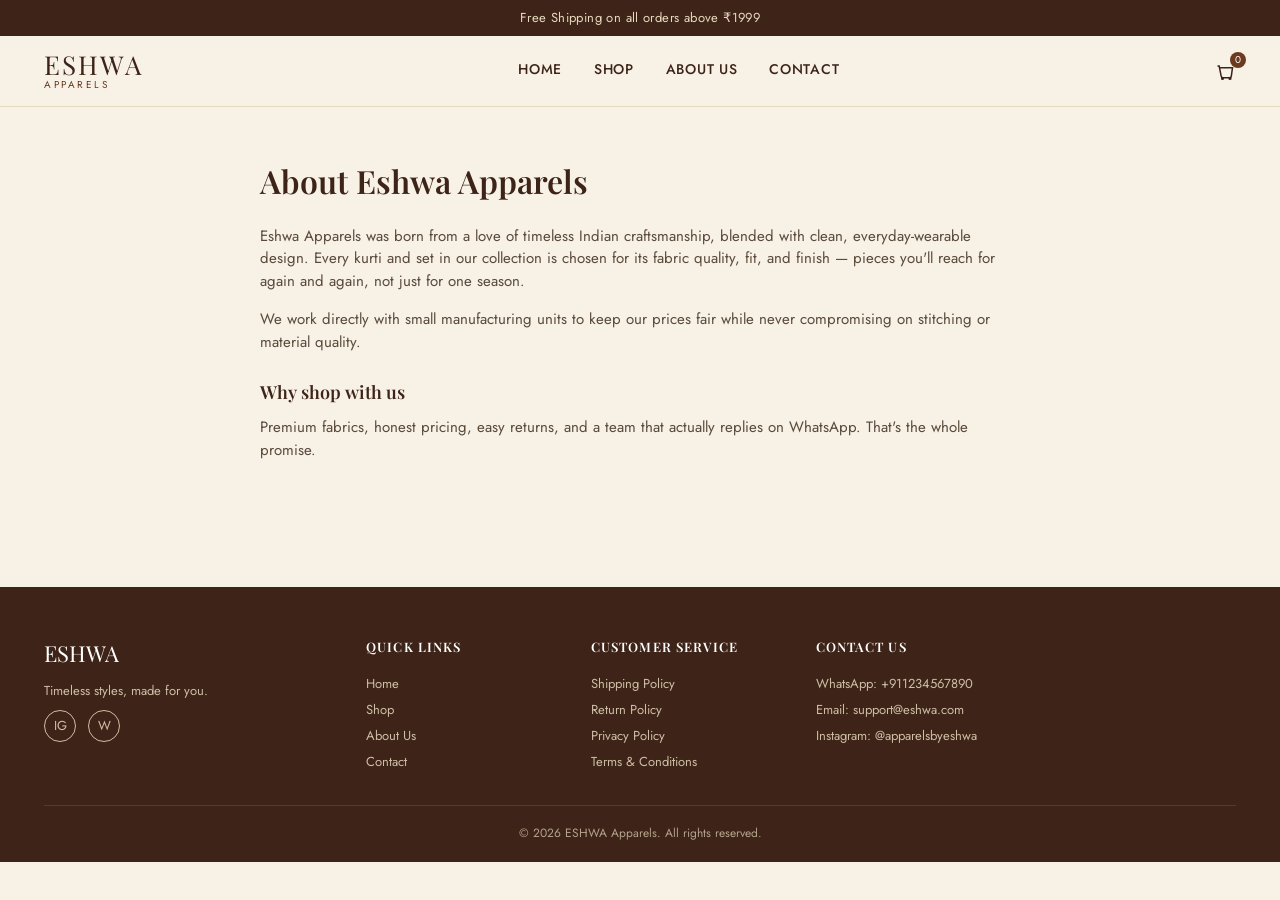
<file: eshwa-site/about.html>
<!DOCTYPE html>
<html lang="en">
<head>
<meta charset="UTF-8">
<meta name="viewport" content="width=device-width, initial-scale=1.0">
<title>About Us — Eshwa Apparels</title>
<link rel="preconnect" href="https://fonts.googleapis.com">
<link href="https://fonts.googleapis.com/css2?family=Playfair+Display:wght@500;600;700&family=Jost:wght@400;500;600&display=swap" rel="stylesheet">
<link rel="stylesheet" href="css/style.css">
</head>
<body>

<div id="site-header"></div>

<div class="container">
  <div class="static-page">
    <h1>About Eshwa Apparels</h1>
    <p>Eshwa Apparels was born from a love of timeless Indian craftsmanship, blended with clean, everyday-wearable design. Every kurti and set in our collection is chosen for its fabric quality, fit, and finish — pieces you'll reach for again and again, not just for one season.</p>
    <p>We work directly with small manufacturing units to keep our prices fair while never compromising on stitching or material quality.</p>
    <h3>Why shop with us</h3>
    <p>Premium fabrics, honest pricing, easy returns, and a team that actually replies on WhatsApp. That's the whole promise.</p>
  </div>
</div>

<div id="site-footer"></div>

<script src="js/settings.js"></script>
<script src="js/products.js"></script>
<script src="js/main.js"></script>
</body>
</html>
</file>
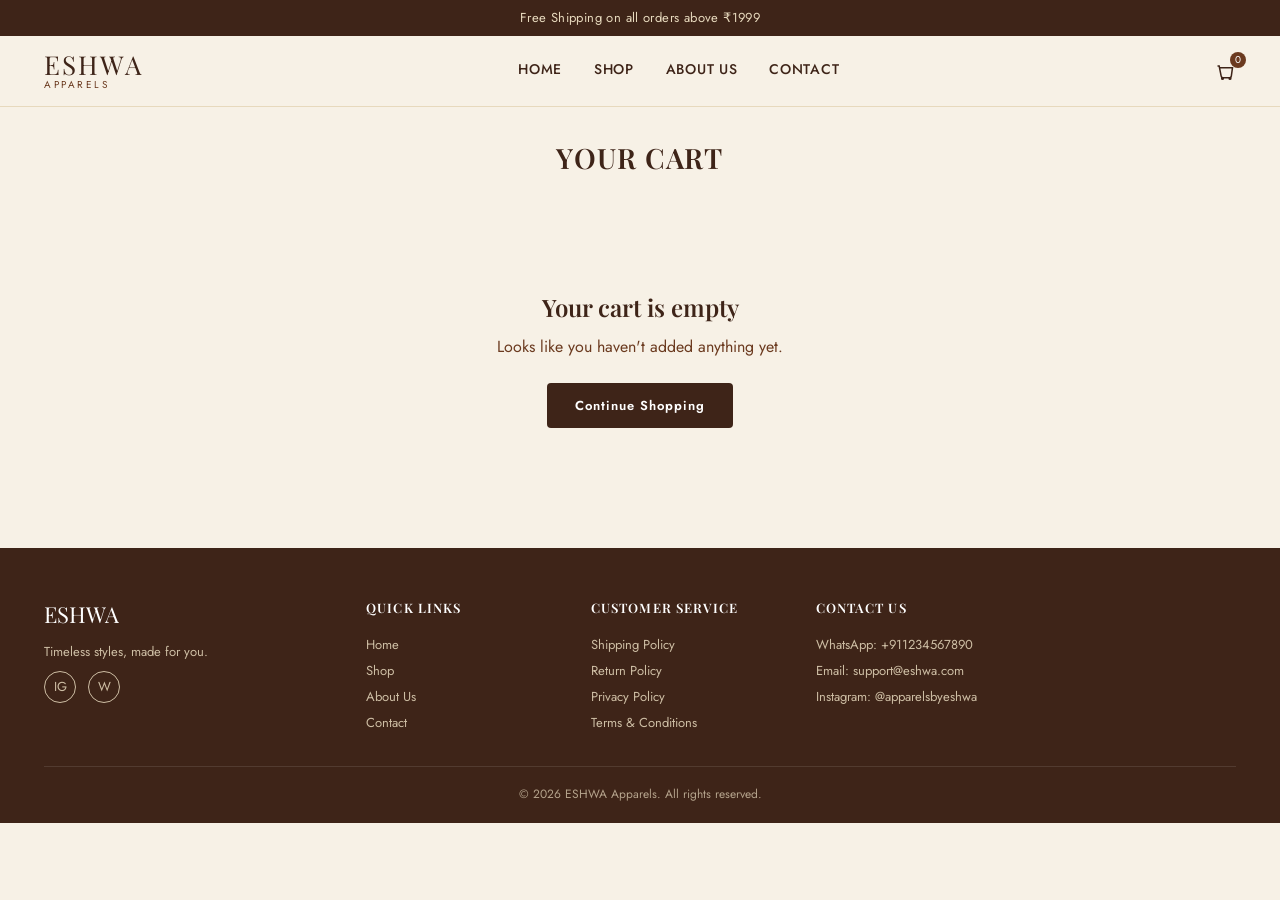
<file: eshwa-site/cart.html>
<!DOCTYPE html>
<html lang="en">
<head>
<meta charset="UTF-8">
<meta name="viewport" content="width=device-width, initial-scale=1.0">
<title>Your Cart — Eshwa Apparels</title>
<link rel="preconnect" href="https://fonts.googleapis.com">
<link href="https://fonts.googleapis.com/css2?family=Playfair+Display:wght@500;600;700&family=Jost:wght@400;500;600&display=swap" rel="stylesheet">
<link rel="stylesheet" href="css/style.css">
</head>
<body>

<div id="site-header"></div>

<div class="container">
  <div class="section-heading" style="margin-top:30px;">
    <h2>YOUR CART</h2>
  </div>
  <div id="cart-root"></div>
</div>

<div id="site-footer"></div>

<script src="js/settings.js"></script>
<script src="js/products.js"></script>
<script src="js/main.js"></script>
<script>
function renderCartPage() {
  const cart = getCart();
  const root = document.getElementById("cart-root");

  if (cart.length === 0) {
    root.innerHTML = `
      <div class="empty-state">
        <h2>Your cart is empty</h2>
        <p>Looks like you haven't added anything yet.</p>
        <br>
        <a href="shop.html" class="btn btn-primary">Continue Shopping</a>
      </div>
    `;
    return;
  }

  const rows = cart.map((item, index) => {
    const p = PRODUCTS.find(x => x.id === item.productId);
    if (!p) return "";
    const colourObj = p.colours.find(c => c.name === item.colour) || p.colours[0];
    const lineTotal = p.price * item.qty;
    return `
      <tr>
        <td>
          <div class="cart-product">
            <img src="${p.images[0]}" alt="${p.name}">
            <div>
              <div class="cart-product-name">${p.name}</div>
              <div class="cart-product-meta">Size: ${item.size} &nbsp;|&nbsp; Colour: ${item.colour}</div>
            </div>
          </div>
        </td>
        <td>${item.size}</td>
        <td><span class="swatch" style="background:${colourObj.hex};display:inline-block;width:15px;height:15px;border-radius:50%;"></span></td>
        <td>${STORE.currencySymbol}${p.price}</td>
        <td>
          <div class="qty-control">
            <button onclick="changeQty(${index}, ${item.qty - 1})">−</button>
            <span>${item.qty}</span>
            <button onclick="changeQty(${index}, ${item.qty + 1})">+</button>
          </div>
        </td>
        <td>${STORE.currencySymbol}${lineTotal}</td>
        <td><button class="remove-btn" onclick="removeItem(${index})" aria-label="Remove">🗑</button></td>
      </tr>
    `;
  }).join("");

  root.innerHTML = `
    <table class="cart-table">
      <thead>
        <tr><th>Product</th><th>Size</th><th>Colour</th><th>Price</th><th>Quantity</th><th>Total</th><th></th></tr>
      </thead>
      <tbody>${rows}</tbody>
    </table>
    <div class="cart-summary-row">
      <a href="shop.html" class="btn btn-outline">← Continue Shopping</a>
      <div style="display:flex;align-items:center;gap:20px;">
        <div class="grand-total">Grand Total: ${STORE.currencySymbol}${cartTotal()}</div>
        <a href="checkout.html" class="btn btn-primary">Checkout</a>
      </div>
    </div>
  `;
}

function changeQty(index, qty) {
  updateCartQty(index, qty);
  renderCartPage();
}
function removeItem(index) {
  removeFromCart(index);
  renderCartPage();
}

document.addEventListener("DOMContentLoaded", renderCartPage);
</script>
</body>
</html>
</file>
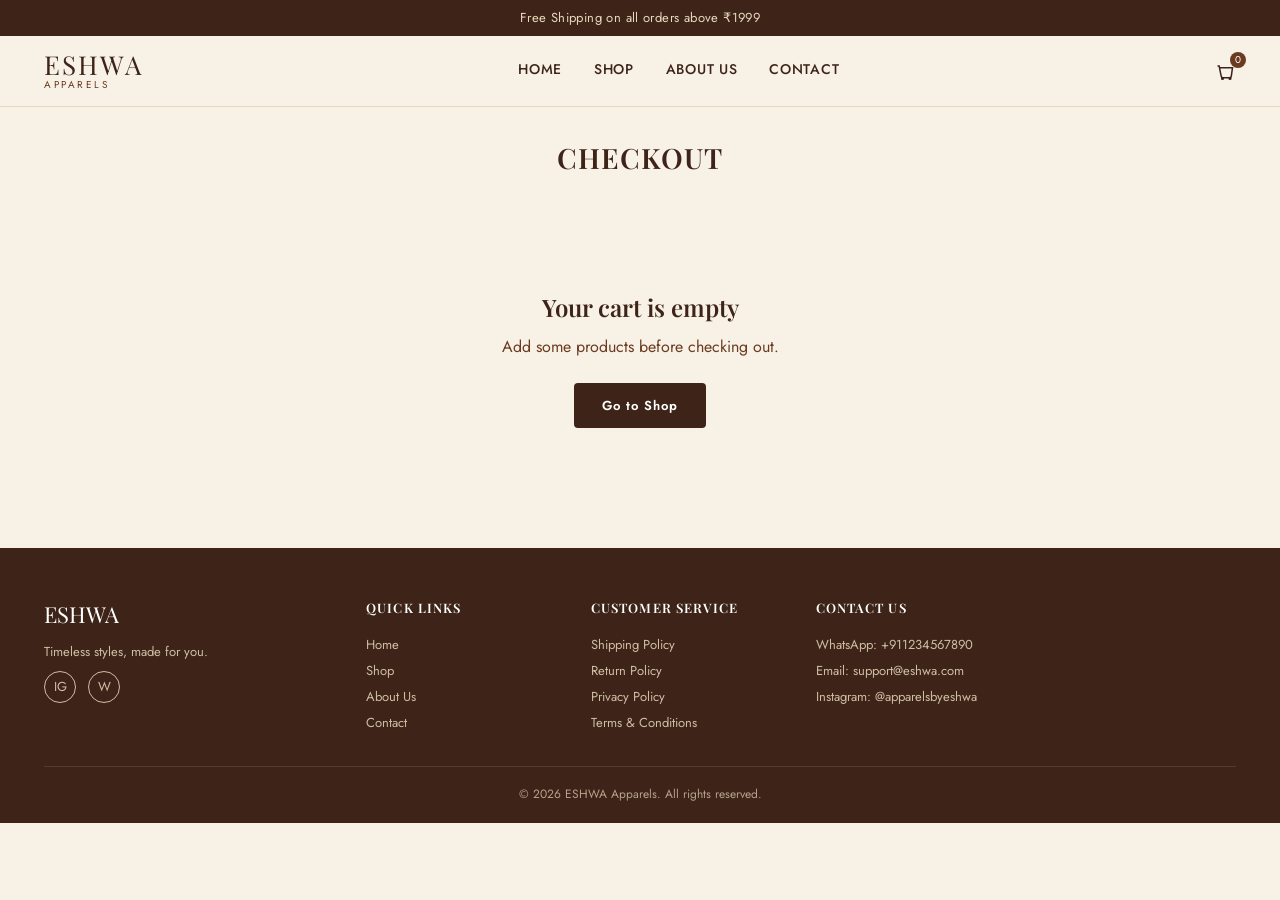
<file: eshwa-site/checkout.html>
<!DOCTYPE html>
<html lang="en">
<head>
<meta charset="UTF-8">
<meta name="viewport" content="width=device-width, initial-scale=1.0">
<title>Checkout — Eshwa Apparels</title>
<link rel="preconnect" href="https://fonts.googleapis.com">
<link href="https://fonts.googleapis.com/css2?family=Playfair+Display:wght@500;600;700&family=Jost:wght@400;500;600&display=swap" rel="stylesheet">
<link rel="stylesheet" href="css/style.css">
</head>
<body>

<div id="site-header"></div>

<div class="container">
  <div class="section-heading" style="margin-top:30px;">
    <h2>CHECKOUT</h2>
  </div>
  <div id="checkout-root"></div>
</div>

<div id="site-footer"></div>

<script src="js/settings.js"></script>
<script src="js/products.js"></script>
<script src="js/main.js"></script>
<script>
let selectedPayment = "cod";

function renderCheckout() {
  const cart = getCart();
  const root = document.getElementById("checkout-root");

  if (cart.length === 0) {
    root.innerHTML = `
      <div class="empty-state">
        <h2>Your cart is empty</h2>
        <p>Add some products before checking out.</p><br>
        <a href="shop.html" class="btn btn-primary">Go to Shop</a>
      </div>
    `;
    return;
  }

  const summaryLines = cart.map(item => {
    const p = PRODUCTS.find(x => x.id === item.productId);
    if (!p) return "";
    return `<div class="summary-line"><span>${p.name} (${item.size}) × ${item.qty}</span><span>${STORE.currencySymbol}${p.price * item.qty}</span></div>`;
  }).join("");

  const total = cartTotal();
  const shipping = total >= STORE.freeShippingAbove ? 0 : 99;
  const grandTotal = total + shipping;

  root.innerHTML = `
    <div class="checkout-grid">
      <div class="form-card">
        <h3>Delivery Details</h3>
        <div class="form-row">
          <div class="form-group">
            <label>Full Name</label>
            <input type="text" id="cust-name" placeholder="Enter your full name">
          </div>
          <div class="form-group">
            <label>Phone Number</label>
            <input type="tel" id="cust-phone" placeholder="Enter your phone number">
          </div>
        </div>
        <div class="form-group">
          <label>Address</label>
          <textarea id="cust-address" rows="3" placeholder="Enter your complete address"></textarea>
        </div>
        <div class="form-row">
          <div class="form-group">
            <label>Pincode</label>
            <input type="text" id="cust-pincode" placeholder="Enter pincode">
          </div>
          <div class="form-group">
            <label>State</label>
            <input type="text" id="cust-state" placeholder="Enter your state">
          </div>
        </div>

        <h3 style="margin-top:26px;">Payment Method</h3>
        <label class="pay-option selected" id="opt-cod">
          <input type="radio" name="pay" value="cod" checked onchange="setPayment('cod')">
          <div><strong>Cash on Delivery</strong><span>Pay when your order arrives</span></div>
        </label>
        <label class="pay-option" id="opt-upi">
          <input type="radio" name="pay" value="upi" onchange="setPayment('upi')">
          <div><strong>UPI / GPay / PhonePe</strong><span>We'll share payment details on WhatsApp to confirm your order</span></div>
        </label>

        <button class="btn btn-primary btn-block" style="margin-top:20px;" onclick="placeOrder()">Place Order via WhatsApp</button>
      </div>

      <div class="summary-card">
        <h3>Order Summary</h3>
        ${summaryLines}
        <div class="summary-line"><span>Subtotal</span><span>${STORE.currencySymbol}${total}</span></div>
        <div class="summary-line"><span>Shipping</span><span>${shipping === 0 ? "FREE" : STORE.currencySymbol + shipping}</span></div>
        <div class="summary-line total"><span>Total</span><span>${STORE.currencySymbol}${grandTotal}</span></div>
        <div class="trust-row">
          <div>🔒<br>Secure<br>Payments</div>
          <div>↺<br>Easy<br>Returns</div>
          <div>✓<br>100%<br>Satisfaction</div>
        </div>
      </div>
    </div>
  `;
}

function setPayment(method) {
  selectedPayment = method;
  document.getElementById("opt-cod").classList.toggle("selected", method === "cod");
  document.getElementById("opt-upi").classList.toggle("selected", method === "upi");
}

function placeOrder() {
  const name = document.getElementById("cust-name").value.trim();
  const phone = document.getElementById("cust-phone").value.trim();
  const address = document.getElementById("cust-address").value.trim();
  const pincode = document.getElementById("cust-pincode").value.trim();
  const state = document.getElementById("cust-state").value.trim();

  if (!name || !phone || !address || !pincode || !state) {
    showToast("Please fill in all delivery details");
    return;
  }

  const cart = getCart();
  const total = cartTotal();
  const shipping = total >= STORE.freeShippingAbove ? 0 : 99;
  const grandTotal = total + shipping;

  let message = `*New Order — Eshwa Apparels*\n\n`;
  message += `*Customer:* ${name}\n*Phone:* ${phone}\n*Address:* ${address}, ${state} - ${pincode}\n*Payment:* ${selectedPayment === "cod" ? "Cash on Delivery" : "UPI / GPay / PhonePe"}\n\n*Items:*\n`;
  cart.forEach(item => {
    const p = PRODUCTS.find(x => x.id === item.productId);
    if (p) message += `- ${p.name} | Size: ${item.size} | Colour: ${item.colour} | Qty: ${item.qty} | ${STORE.currencySymbol}${p.price * item.qty}\n`;
  });
  message += `\nSubtotal: ${STORE.currencySymbol}${total}\nShipping: ${shipping === 0 ? "FREE" : STORE.currencySymbol + shipping}\n*Grand Total: ${STORE.currencySymbol}${grandTotal}*`;

  const encoded = encodeURIComponent(message);
  const waLink = `https://wa.me/${STORE.whatsappNumber}?text=${encoded}`;

  localStorage.removeItem(CART_KEY);
  window.location.href = waLink;
}

document.addEventListener("DOMContentLoaded", renderCheckout);
</script>
</body>
</html>
</file>
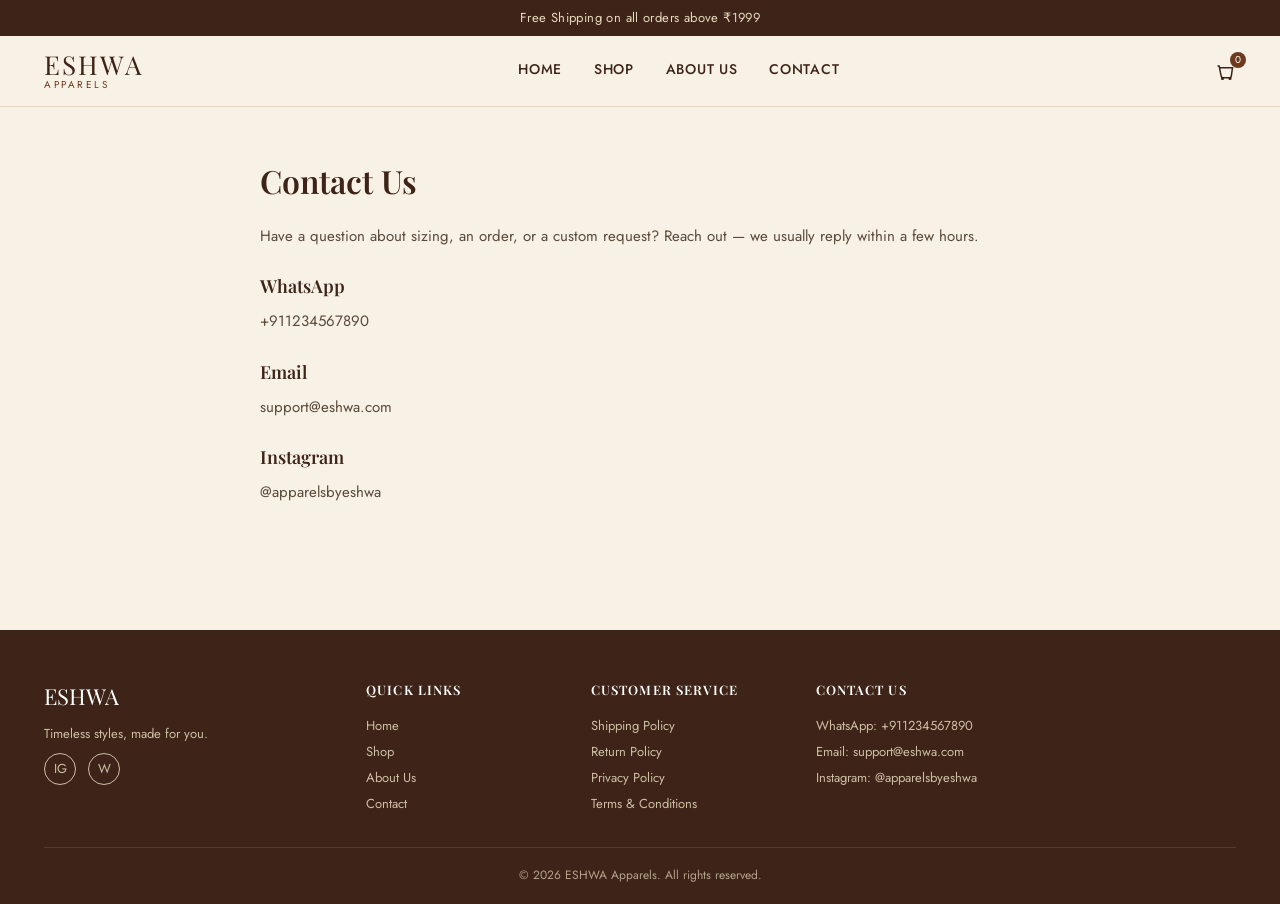
<file: eshwa-site/contact.html>
<!DOCTYPE html>
<html lang="en">
<head>
<meta charset="UTF-8">
<meta name="viewport" content="width=device-width, initial-scale=1.0">
<title>Contact Us — Eshwa Apparels</title>
<link rel="preconnect" href="https://fonts.googleapis.com">
<link href="https://fonts.googleapis.com/css2?family=Playfair+Display:wght@500;600;700&family=Jost:wght@400;500;600&display=swap" rel="stylesheet">
<link rel="stylesheet" href="css/style.css">
</head>
<body>

<div id="site-header"></div>

<div class="container">
  <div class="static-page">
    <h1>Contact Us</h1>
    <p>Have a question about sizing, an order, or a custom request? Reach out — we usually reply within a few hours.</p>
    <h3>WhatsApp</h3>
    <p id="contact-whatsapp"></p>
    <h3>Email</h3>
    <p id="contact-email"></p>
    <h3>Instagram</h3>
    <p id="contact-insta"></p>
  </div>
</div>

<div id="site-footer"></div>

<script src="js/settings.js"></script>
<script src="js/products.js"></script>
<script src="js/main.js"></script>
<script>
  document.getElementById("contact-whatsapp").textContent = "+" + STORE.whatsappNumber;
  document.getElementById("contact-email").textContent = STORE.contactEmail;
  document.getElementById("contact-insta").textContent = STORE.instagram;
</script>
</body>
</html>
</file>
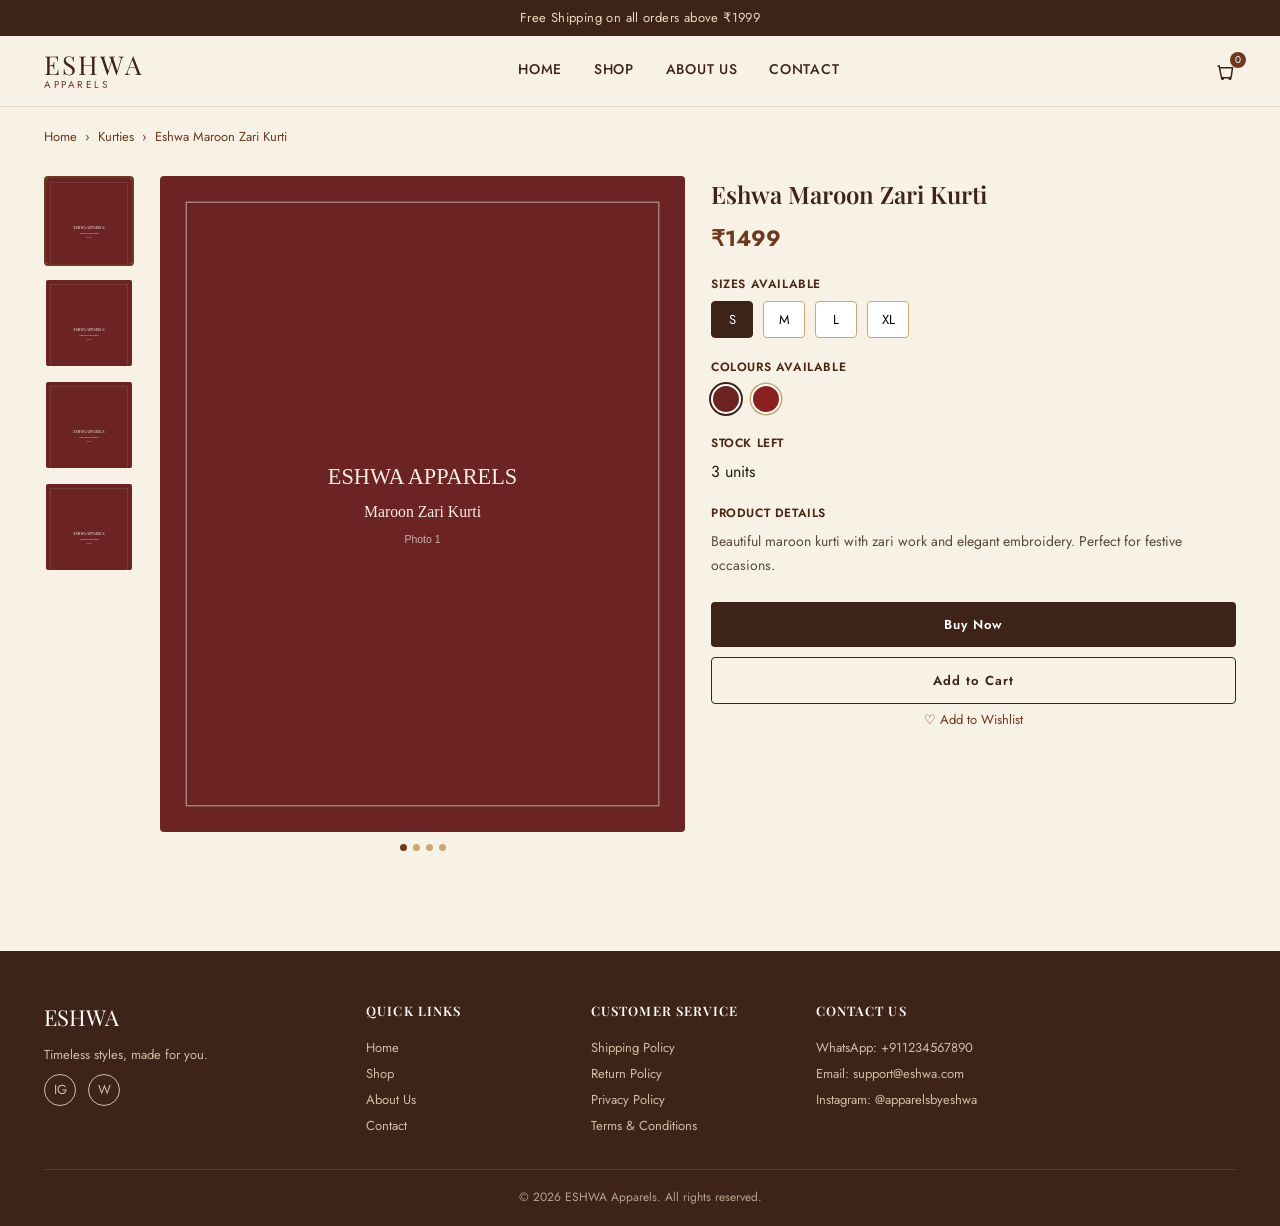
<file: eshwa-site/product.html>
<!DOCTYPE html>
<html lang="en">
<head>
<meta charset="UTF-8">
<meta name="viewport" content="width=device-width, initial-scale=1.0">
<title id="page-title">Product — Eshwa Apparels</title>
<link rel="preconnect" href="https://fonts.googleapis.com">
<link href="https://fonts.googleapis.com/css2?family=Playfair+Display:wght@500;600;700&family=Jost:wght@400;500;600&display=swap" rel="stylesheet">
<link rel="stylesheet" href="css/style.css">
</head>
<body>

<div id="site-header"></div>

<div class="container">
  <div class="breadcrumb" id="breadcrumb"></div>
  <div class="pdp" id="pdp-root"></div>
</div>

<div id="site-footer"></div>

<script src="js/settings.js"></script>
<script src="js/products.js"></script>
<script src="js/main.js"></script>
<script>
let currentProduct = null;
let currentImageIndex = 0;
let selectedSize = null;
let selectedColour = null;

function getProductIdFromURL() {
  return new URLSearchParams(window.location.search).get("id");
}

function loadProduct() {
  const id = getProductIdFromURL();
  currentProduct = PRODUCTS.find(p => p.id === id) || PRODUCTS[0];
  selectedSize = currentProduct.sizes[0];
  selectedColour = currentProduct.colours[0].name;
  currentImageIndex = 0;

  document.getElementById("page-title").textContent = currentProduct.name + " — Eshwa Apparels";
  document.getElementById("breadcrumb").innerHTML =
    `<a href="index.html">Home</a> &nbsp;›&nbsp; <a href="shop.html?cat=${currentProduct.category}">Kurties</a> &nbsp;›&nbsp; ${currentProduct.name}`;

  renderPDP();
}

function renderPDP() {
  const p = currentProduct;
  const thumbs = p.images.map((img, i) =>
    `<div class="pdp-thumb ${i === currentImageIndex ? 'active' : ''}" onclick="setImage(${i})">
       <img src="${img}" alt="${p.name} photo ${i+1}">
     </div>`
  ).join("");

  const dots = p.images.map((_, i) =>
    `<span class="${i === currentImageIndex ? 'active' : ''}"></span>`
  ).join("");

  const sizeButtons = p.sizes.map(s =>
    `<button class="size-btn ${s === selectedSize ? 'selected' : ''}" onclick="selectSize('${s}')">${s}</button>`
  ).join("");

  const colourSwatches = p.colours.map(c =>
    `<span class="colour-swatch ${c.name === selectedColour ? 'selected' : ''}" style="background:${c.hex}" title="${c.name}" onclick="selectColour('${c.name}')"></span>`
  ).join("");

  document.getElementById("pdp-root").innerHTML = `
    <div class="pdp-thumbs">${thumbs}</div>
    <div>
      <div class="pdp-main-image" id="main-image-wrap">
        <img src="${p.images[currentImageIndex]}" alt="${p.name}" id="main-image">
      </div>
      <div class="pdp-dots" id="pdp-dots" style="display:flex">${dots}</div>
    </div>
    <div class="pdp-info">
      <h1>${p.name}</h1>
      <div class="pdp-price">${STORE.currencySymbol}${p.price}</div>

      <div class="pdp-block">
        <label>Sizes Available</label>
        <div class="size-row">${sizeButtons}</div>
      </div>

      <div class="pdp-block">
        <label>Colours Available</label>
        <div class="colour-row">${colourSwatches}</div>
      </div>

      <div class="pdp-block">
        <label>Stock Left</label>
        <div>${p.stock} unit${p.stock === 1 ? '' : 's'}</div>
      </div>

      <div class="pdp-block">
        <label>Product Details</label>
        <p class="pdp-desc">${p.description}</p>
      </div>

      <div class="pdp-actions">
        <button class="btn btn-primary btn-block" onclick="buyNow()">Buy Now</button>
        <button class="btn btn-outline btn-block" onclick="addToCartFromPDP()">Add to Cart</button>
      </div>
      <div class="pdp-wishlist">♡ Add to Wishlist</div>
    </div>
  `;
  attachSwipe();
}

function setImage(i) {
  currentImageIndex = i;
  renderPDP();
}

function selectSize(s) { selectedSize = s; renderPDP(); }
function selectColour(c) { selectedColour = c; renderPDP(); }

function addToCartFromPDP() {
  addToCart(currentProduct.id, selectedSize, selectedColour, 1);
  showToast(`${currentProduct.name} added to cart`);
}

function buyNow() {
  addToCart(currentProduct.id, selectedSize, selectedColour, 1);
  window.location.href = "cart.html";
}

/* Swipe support, Amazon-style */
function attachSwipe() {
  const wrap = document.getElementById("main-image-wrap");
  if (!wrap) return;
  let startX = 0;
  let isTouch = false;

  wrap.addEventListener("touchstart", (e) => {
    startX = e.touches[0].clientX;
    isTouch = true;
  }, { passive: true });

  wrap.addEventListener("touchend", (e) => {
    if (!isTouch) return;
    const endX = e.changedTouches[0].clientX;
    const diff = endX - startX;
    if (Math.abs(diff) > 40) {
      if (diff < 0) nextImage(); else prevImage();
    }
    isTouch = false;
  });
}

function nextImage() {
  currentImageIndex = (currentImageIndex + 1) % currentProduct.images.length;
  renderPDP();
}
function prevImage() {
  currentImageIndex = (currentImageIndex - 1 + currentProduct.images.length) % currentProduct.images.length;
  renderPDP();
}

document.addEventListener("DOMContentLoaded", loadProduct);
</script>
</body>
</html>
</file>
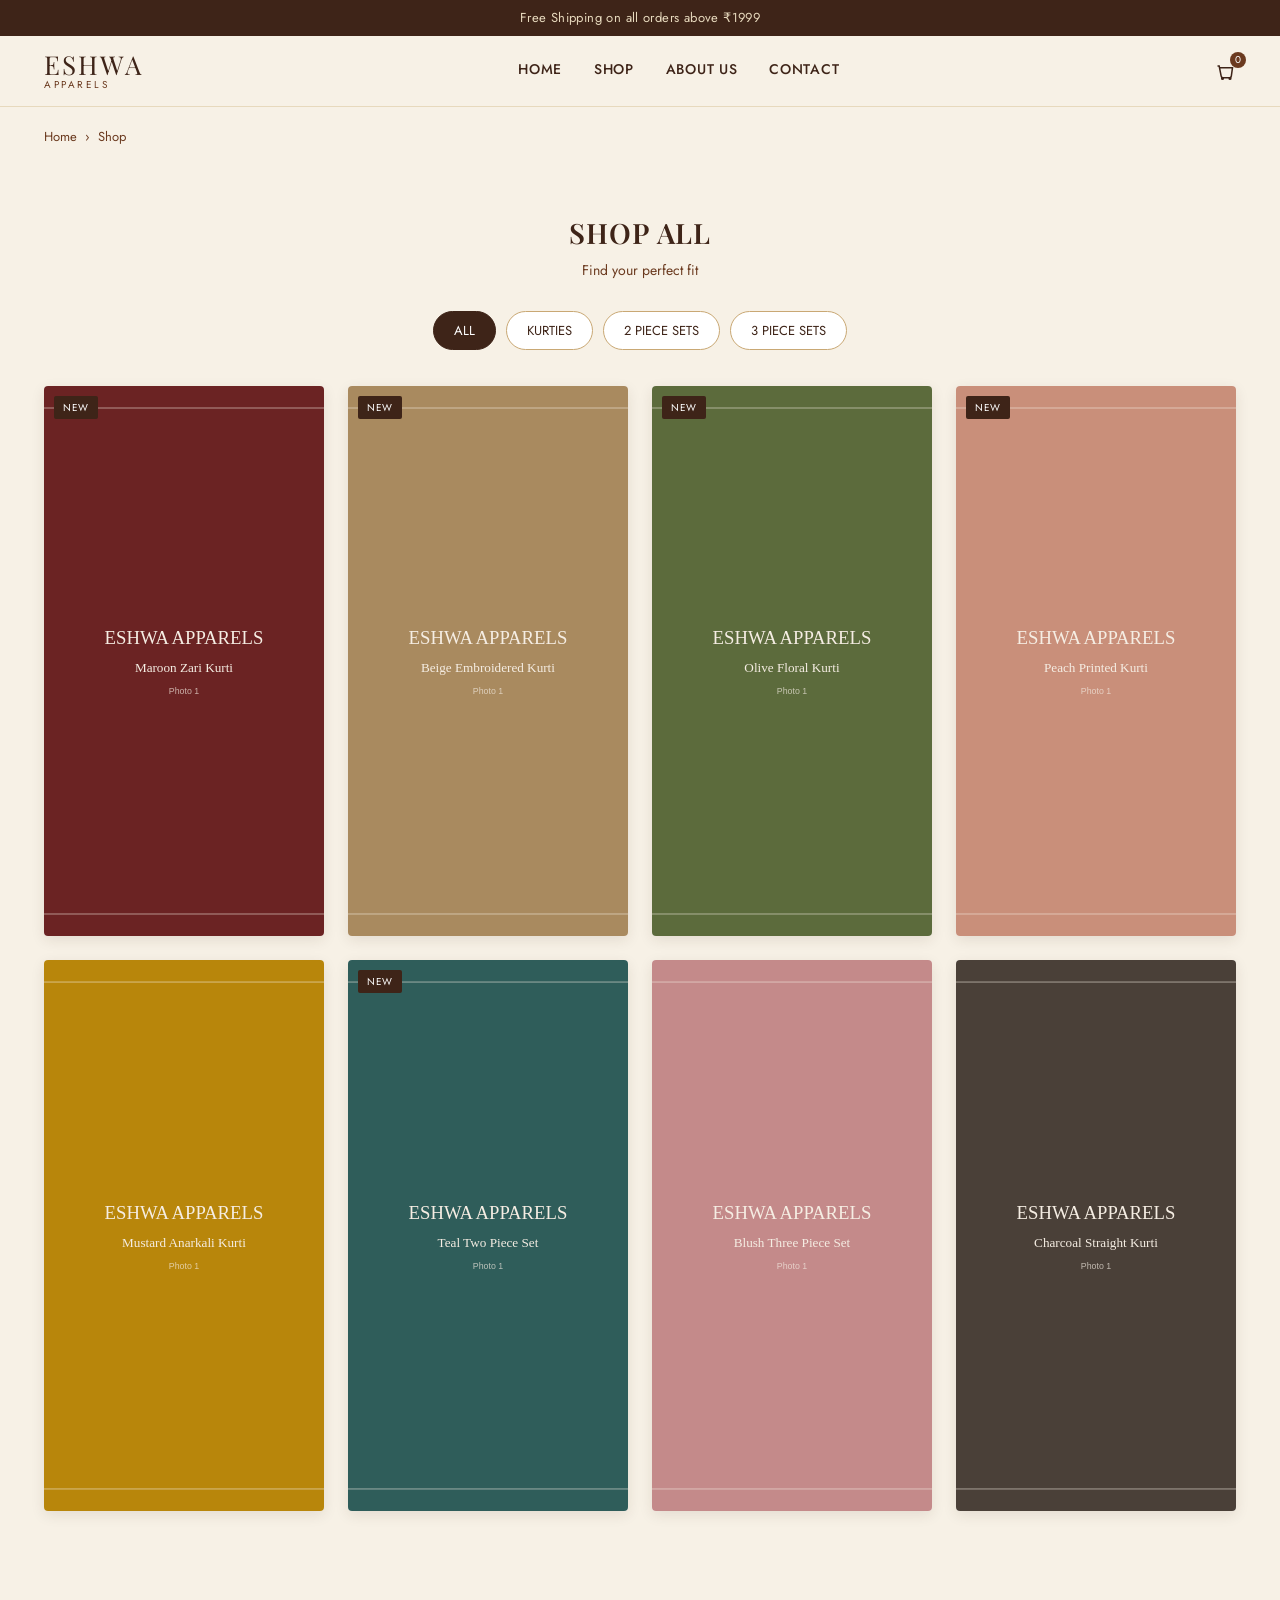
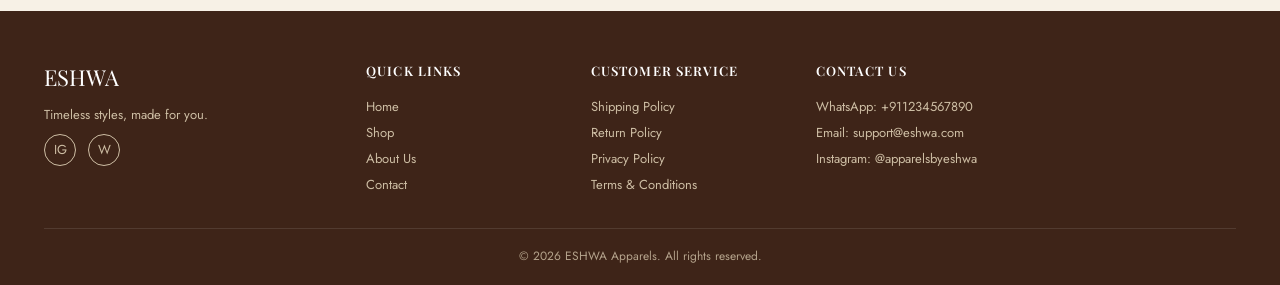
<file: eshwa-site/shop.html>
<!DOCTYPE html>
<html lang="en">
<head>
<meta charset="UTF-8">
<meta name="viewport" content="width=device-width, initial-scale=1.0">
<title>Shop — Eshwa Apparels</title>
<link rel="preconnect" href="https://fonts.googleapis.com">
<link href="https://fonts.googleapis.com/css2?family=Playfair+Display:wght@500;600;700&family=Jost:wght@400;500;600&display=swap" rel="stylesheet">
<link rel="stylesheet" href="css/style.css">
</head>
<body>

<div id="site-header"></div>

<div class="container">
  <div class="breadcrumb"><a href="index.html">Home</a> &nbsp;›&nbsp; Shop</div>
  <div class="section-heading">
    <h2>SHOP ALL</h2>
    <p>Find your perfect fit</p>
  </div>

  <div class="filter-pills">
    <button class="filter-pill active" data-cat="all">ALL</button>
    <button class="filter-pill" data-cat="kurties">KURTIES</button>
    <button class="filter-pill" data-cat="2-piece">2 PIECE SETS</button>
    <button class="filter-pill" data-cat="3-piece">3 PIECE SETS</button>
  </div>

  <div class="product-grid" id="shop-grid"></div>
</div>

<div id="site-footer"></div>

<script src="js/settings.js"></script>
<script src="js/products.js"></script>
<script src="js/main.js"></script>
<script>
  function loadShop(cat) {
    const filtered = cat === "all" ? PRODUCTS : PRODUCTS.filter(p => p.category === cat);
    renderProductGrid("shop-grid", filtered);
  }
  document.addEventListener("DOMContentLoaded", () => {
    const params = new URLSearchParams(window.location.search);
    const initialCat = params.get("cat") || "all";
    document.querySelectorAll(".filter-pill").forEach(btn => {
      if (btn.dataset.cat === initialCat) btn.classList.add("active");
      else btn.classList.remove("active");
      btn.addEventListener("click", () => {
        document.querySelectorAll(".filter-pill").forEach(b => b.classList.remove("active"));
        btn.classList.add("active");
        loadShop(btn.dataset.cat);
      });
    });
    loadShop(initialCat);
  });
</script>
</body>
</html>
</file>
<file: css/style.css>
/* ==========================================================
   ESHWA APPARELS — MAIN STYLESHEET
   Palette: Espresso #3E2418 | Maroon-brown #6B3A1F | Tan #C9A874
            Cream #F7F1E6 | Ink #2A1B10
   ========================================================== */

:root {
  --espresso: #3e2418;
  --brown: #6b3a1f;
  --brown-dark: #4a2814;
  --tan: #c9a874;
  --tan-light: #e7d9bd;
  --cream: #f7f1e6;
  --cream-alt: #f0e6d2;
  --ink: #2a1b10;
  --white: #ffffff;
  --success: #4a6b3c;
  --radius: 4px;
  --shadow: 0 4px 14px rgba(62, 36, 24, 0.1);
  --serif: "Playfair Display", Georgia, "Times New Roman", serif;
  --sans: "Jost", "Helvetica Neue", Arial, sans-serif;
}

* {
  box-sizing: border-box;
  margin: 0;
  padding: 0;
}

body {
  font-family: var(--sans);
  background: var(--cream);
  color: var(--ink);
  line-height: 1.5;
  -webkit-font-smoothing: antialiased;
}

img {
  max-width: 100%;
  display: block;
}

a {
  text-decoration: none;
  color: inherit;
}

ul {
  list-style: none;
}

button {
  font-family: inherit;
  cursor: pointer;
  border: none;
  background: none;
}

.container {
  max-width: 1240px;
  margin: 0 auto;
  padding: 0 24px;
}

h1,
h2,
h3,
h4 {
  font-family: var(--serif);
  color: var(--espresso);
  font-weight: 600;
}

/* -------- Top bar -------- */

.topbar {
  background: var(--espresso);
  color: var(--tan-light);
  text-align: center;
  font-size: 13px;
  letter-spacing: 0.03em;
  padding: 8px 12px;
}

/* -------- Header -------- */

.site-header {
  background: var(--cream);
  border-bottom: 1px solid var(--tan-light);
  position: sticky;
  top: 0;
  z-index: 100;
}

.site-header .container {
  display: flex;
  align-items: center;
  justify-content: space-between;
  padding-top: 16px;
  padding-bottom: 16px;
  gap: 20px;
}

.logo {
  display: flex;
  flex-direction: column;
  line-height: 1;
}

.logo .name {
  font-family: var(--serif);
  font-size: 26px;
  letter-spacing: 0.08em;
  color: var(--espresso);
}

.logo .tagline {
  font-size: 10px;
  letter-spacing: 0.25em;
  color: var(--brown);
  margin-top: 2px;
}

.main-nav {
  display: flex;
  gap: 32px;
}

.main-nav a {
  font-size: 14px;
  letter-spacing: 0.05em;
  color: var(--espresso);
  font-weight: 500;
  padding: 6px 0;
  border-bottom: 2px solid transparent;
  transition: border-color 0.2s;
}

.main-nav a:hover,
.main-nav a.active {
  border-color: var(--brown);
}

.header-icons {
  display: flex;
  align-items: center;
  gap: 20px;
}

.icon-btn {
  position: relative;
  width: 22px;
  height: 22px;
  display: flex;
  align-items: center;
  justify-content: center;
  color: var(--espresso);
}

.cart-count {
  position: absolute;
  top: -8px;
  right: -10px;
  background: var(--brown);
  color: var(--white);
  font-size: 10px;
  width: 16px;
  height: 16px;
  border-radius: 50%;
  display: flex;
  align-items: center;
  justify-content: center;
}

.nav-toggle {
  display: none;
  background: none;
  border: none;
}

/* -------- Buttons -------- */

.btn {
  display: inline-block;
  padding: 13px 28px;
  border-radius: var(--radius);
  font-size: 13px;
  letter-spacing: 0.08em;
  font-weight: 600;
  text-align: center;
  transition: all 0.2s;
}

.btn-primary {
  background: var(--espresso);
  color: var(--white);
}

.btn-primary:hover {
  background: var(--brown-dark);
}

.btn-outline {
  background: transparent;
  color: var(--espresso);
  border: 1.5px solid var(--espresso);
}

.btn-outline:hover {
  background: var(--espresso);
  color: var(--white);
}

.btn-block {
  display: block;
  width: 100%;
}

.btn-sm {
  padding: 9px 16px;
  font-size: 12px;
}

/* -------- Hero -------- */

.hero {
  background: var(--tan-light);
  padding: 48px 0 32px;
}

.hero .container {
  display: grid;
  grid-template-columns: 1.1fr 0.9fr;
  gap: 40px;
  align-items: center;
}

.hero-text .eyebrow {
  font-size: 13px;
  letter-spacing: 0.15em;
  color: var(--brown);
  margin-bottom: 10px;
}

.hero-text h1 {
  font-size: 46px;
  line-height: 1.15;
  margin-bottom: 18px;
}

.hero-text h1 span {
  display: block;
  font-size: 58px;
  color: var(--brown);
}

.hero-text p {
  font-size: 15px;
  color: var(--brown-dark);
  margin-bottom: 26px;
  max-width: 380px;
}

.hero-image-wrap {
  border-radius: var(--radius);
  overflow: hidden;
  box-shadow: var(--shadow);
}

/* -------- Feature strip -------- */

.feature-strip {
  background: var(--cream);
  border-top: 1px solid var(--tan-light);
  border-bottom: 1px solid var(--tan-light);
  padding: 26px 0;
}

.feature-strip .container {
  display: grid;
  grid-template-columns: repeat(4, 1fr);
  gap: 20px;
}

.feature-item {
  display: flex;
  align-items: center;
  gap: 12px;
}

.feature-item .fi-icon {
  width: 40px;
  height: 40px;
  flex-shrink: 0;
  border: 1.5px solid var(--brown);
  border-radius: 50%;
  display: flex;
  align-items: center;
  justify-content: center;
  color: var(--brown);
}

.feature-item h4 {
  font-size: 14px;
  margin-bottom: 2px;
}

.feature-item p {
  font-size: 12px;
  color: var(--brown);
}

/* -------- Section heading -------- */

.section-heading {
  text-align: center;
  margin: 56px 0 30px;
}

.section-heading h2 {
  font-size: 28px;
  letter-spacing: 0.04em;
  margin-bottom: 6px;
}

.section-heading p {
  color: var(--brown);
  font-size: 14px;
}

/* -------- Category pills -------- */

.filter-pills {
  display: flex;
  justify-content: center;
  gap: 10px;
  flex-wrap: wrap;
  margin-bottom: 36px;
}

.filter-pill {
  padding: 9px 20px;
  border: 1.5px solid var(--tan);
  border-radius: 30px;
  font-size: 13px;
  color: var(--espresso);
  background: var(--white);
  transition: all 0.2s;
}

.filter-pill.active,
.filter-pill:hover {
  background: var(--espresso);
  color: var(--white);
  border-color: var(--espresso);
}

/* -------- Product grid -------- */

.product-grid {
  display: grid;
  grid-template-columns: repeat(4, 1fr);
  gap: 24px;
  padding-bottom: 60px;
}

.product-card {
  background: var(--white);
  border-radius: var(--radius);
  overflow: hidden;
  box-shadow: var(--shadow);
  transition: transform 0.2s;
  max-width: 280px;
  width: 100%;
  margin: 0 auto;
}

.product-card:hover {
  transform: translateY(-4px);
}

/* 4:5 PRODUCT IMAGE FRAME */

.product-thumb img {
  width: 100%;
  height: 100%;
  object-fit: cover;
  object-position: center;
  display: block;
}

/* FIXED: Homepage product image */

.product-thumb img {
  width: 100%;
  height: 100%;
  object-fit: cover;
  object-position: center;
  display: block;
}

.tag-badge {
  position: absolute;
  top: 10px;
  left: 10px;
  background: var(--espresso);
  color: var(--white);
  font-size: 10px;
  letter-spacing: 0.05em;
  padding: 4px 9px;
  border-radius: 2px;
}

.wishlist-btn {
  position: absolute;
  top: 10px;
  right: 10px;
  width: 30px;
  height: 30px;
  border-radius: 50%;
  background: rgba(255, 255, 255, 0.85);
  display: flex;
  align-items: center;
  justify-content: center;
  color: var(--brown);
}

.product-info {
  padding: 14px 16px 18px;
}

.product-info h3 {
  font-size: 14.5px;
  font-weight: 500;
  margin-bottom: 4px;
  font-family: var(--sans);
  color: var(--ink);
}

.product-price {
  color: var(--brown);
  font-weight: 600;
  font-size: 15px;
  margin-bottom: 8px;
}

.product-meta {
  font-size: 11px;
  color: #8a7a6a;
  margin-bottom: 4px;
}

.swatches {
  display: flex;
  gap: 5px;
  margin: 8px 0;
}

.swatch {
  width: 15px;
  height: 15px;
  border-radius: 50%;
  border: 1px solid rgba(0, 0, 0, 0.15);
}

.stock-note {
  font-size: 11px;
  color: var(--brown);
  margin-bottom: 10px;
}

.card-actions {
  display: flex;
  gap: 8px;
}

.card-actions .btn {
  flex: 1;
  padding: 10px 8px;
  font-size: 11px;
}

/* -------- Footer -------- */

.site-footer {
  background: var(--espresso);
  color: var(--tan-light);
  padding: 50px 0 20px;
  margin-top: 40px;
}

.footer-grid {
  display: grid;
  grid-template-columns: 1.5fr 1fr 1fr 1fr 1fr;
  gap: 30px;
  padding-bottom: 30px;
}

.footer-grid h4 {
  color: var(--white);
  font-size: 13px;
  letter-spacing: 0.08em;
  margin-bottom: 14px;
  text-transform: uppercase;
}

.footer-grid p,
.footer-grid a {
  font-size: 13px;
  color: var(--tan-light);
  opacity: 0.85;
  line-height: 2;
}

.footer-grid a:hover {
  opacity: 1;
  text-decoration: underline;
}

.footer-brand .name {
  font-family: var(--serif);
  font-size: 22px;
  color: var(--white);
  margin-bottom: 8px;
}

.social-row {
  display: flex;
  gap: 12px;
  margin-top: 6px;
}

.social-row a {
  width: 32px;
  height: 32px;
  border: 1px solid var(--tan-light);
  border-radius: 50%;
  display: flex;
  align-items: center;
  justify-content: center;
}

.footer-bottom {
  border-top: 1px solid rgba(255, 255, 255, 0.15);
  padding-top: 18px;
  text-align: center;
  font-size: 12px;
  opacity: 0.7;
}

/* -------- Breadcrumb -------- */

.breadcrumb {
  font-size: 13px;
  color: var(--brown);
  padding: 20px 0 10px;
}

.breadcrumb a:hover {
  text-decoration: underline;
}

/* -------- Product detail -------- */

.pdp {
  display: grid;
  grid-template-columns: auto 1fr;
  gap: 50px;
  padding: 20px 0 60px;
}

.pdp-gallery {
  display: flex;
  flex-direction: column;
  max-width: 340px;
  margin: 0 auto;
  width: 100%;
}

/* 4:5 PRODUCT DETAIL IMAGE FRAME */

.pdp-main-image {
  border-radius: var(--radius);
  overflow: hidden;
  aspect-ratio: 4 / 5;
  max-height: 425px;
  position: relative;
  touch-action: pan-y;
  background: var(--tan-light);
}

/* FIXED: Product detail image */

.pdp-main-image img {
  width: 100%;
  height: 100%;
  object-fit: cover;
  object-position: center;
  user-select: none;
  display: block;
}

.pdp-arrow {
  position: absolute;
  top: 50%;
  transform: translateY(-50%);
  width: 38px;
  height: 38px;
  border-radius: 50%;
  background: rgba(255, 255, 255, 0.9);
  display: flex;
  align-items: center;
  justify-content: center;
  color: var(--espresso);
  box-shadow: var(--shadow);
}

.pdp-arrow.prev {
  left: 12px;
}

.pdp-arrow.next {
  right: 12px;
}

.pdp-dots {
  display: flex;
  gap: 6px;
  justify-content: center;
  margin-top: 14px;
}

.pdp-dots span {
  width: 7px;
  height: 7px;
  border-radius: 50%;
  background: var(--tan);
  cursor: pointer;
}

.pdp-dots span.active {
  background: var(--brown);
  width: 18px;
  border-radius: 4px;
  transition: all 0.2s;
}

.pdp-thumbs {
  display: flex;
  gap: 10px;
  margin-top: 14px;
  overflow-x: auto;
  padding-bottom: 4px;
}

.pdp-thumb {
  flex-shrink: 0;
  width: 64px;
  height: 80px;
  border-radius: var(--radius);
  overflow: hidden;
  cursor: pointer;
  border: 2px solid transparent;
}

.pdp-thumb img {
  width: 100%;
  height: 100%;
  object-fit: contain;
  background: var(--tan-light);
}

.pdp-thumb.active {
  border-color: var(--brown);
}

/* Product detail information */

.pdp-info h1 {
  font-size: 24px;
  margin-bottom: 10px;
}

.pdp-price {
  font-size: 22px;
  color: var(--brown);
  font-weight: 700;
  margin-bottom: 20px;
}

.pdp-block {
  margin-bottom: 20px;
}

.pdp-block label {
  display: block;
  font-size: 12px;
  font-weight: 600;
  letter-spacing: 0.05em;
  text-transform: uppercase;
  color: var(--brown-dark);
  margin-bottom: 8px;
}

.size-row,
.colour-row {
  display: flex;
  gap: 10px;
  flex-wrap: wrap;
}

.size-btn {
  min-width: 42px;
  padding: 8px 10px;
  border: 1.5px solid var(--tan);
  border-radius: var(--radius);
  font-size: 13px;
  background: var(--white);
}

.size-btn.selected,
.size-btn:hover {
  border-color: var(--espresso);
  background: var(--espresso);
  color: var(--white);
}

.colour-swatch {
  width: 30px;
  height: 30px;
  border-radius: 50%;
  border: 2px solid var(--white);
  box-shadow: 0 0 0 1.5px var(--tan);
  cursor: pointer;
}

.colour-swatch.selected {
  box-shadow: 0 0 0 2px var(--espresso);
}

.pdp-desc {
  font-size: 14px;
  color: #5a4a3a;
  line-height: 1.7;
}

.pdp-actions {
  display: flex;
  flex-direction: column;
  gap: 10px;
  margin-top: 24px;
}

.pdp-wishlist {
  text-align: center;
  font-size: 13px;
  color: var(--brown);
  margin-top: 6px;
}

/* -------- Cart page -------- */

.cart-table {
  width: 100%;
  border-collapse: collapse;
  margin: 20px 0;
}

.cart-table th {
  text-align: left;
  font-size: 12px;
  letter-spacing: 0.05em;
  color: var(--brown);
  text-transform: uppercase;
  padding: 12px 10px;
  border-bottom: 2px solid var(--tan-light);
}

.cart-table td {
  padding: 16px 10px;
  border-bottom: 1px solid var(--tan-light);
  font-size: 14px;
  vertical-align: middle;
}

.cart-product {
  display: flex;
  gap: 14px;
  align-items: center;
}

.cart-product img {
  width: 64px;
  height: 80px;
  object-fit: contain;
  background: var(--tan-light);
  border-radius: var(--radius);
}

.cart-product-name {
  font-weight: 500;
  margin-bottom: 3px;
}

.cart-product-meta {
  font-size: 12px;
  color: #8a7a6a;
}

.qty-control {
  display: flex;
  align-items: center;
  gap: 8px;
}

.qty-control button {
  width: 26px;
  height: 26px;
  border: 1px solid var(--tan);
  border-radius: var(--radius);
  display: flex;
  align-items: center;
  justify-content: center;
}

.remove-btn {
  color: var(--brown);
  font-size: 13px;
}

.cart-summary-row {
  display: flex;
  justify-content: space-between;
  align-items: center;
  padding-top: 20px;
  flex-wrap: wrap;
  gap: 16px;
}

.grand-total {
  font-size: 18px;
  font-weight: 700;
  color: var(--espresso);
}

.empty-state {
  text-align: center;
  padding: 80px 20px;
  color: var(--brown);
}

.empty-state h2 {
  margin-bottom: 10px;
}

/* -------- Checkout -------- */

.checkout-grid {
  display: grid;
  grid-template-columns: 1.4fr 1fr;
  gap: 30px;
  padding: 20px 0 60px;
  align-items: start;
}

.form-card,
.summary-card {
  background: var(--white);
  border-radius: var(--radius);
  padding: 26px;
  box-shadow: var(--shadow);
}

.form-card h3,
.summary-card h3 {
  font-size: 16px;
  margin-bottom: 18px;
  text-transform: uppercase;
  letter-spacing: 0.05em;
}

.form-row {
  display: grid;
  grid-template-columns: 1fr 1fr;
  gap: 14px;
  margin-bottom: 14px;
}

.form-group {
  margin-bottom: 14px;
}

.form-group label {
  display: block;
  font-size: 12px;
  color: var(--brown-dark);
  margin-bottom: 6px;
}

.form-group input,
.form-group select,
.form-group textarea {
  width: 100%;
  padding: 11px 12px;
  border: 1.5px solid var(--tan-light);
  border-radius: var(--radius);
  font-size: 14px;
  font-family: inherit;
  background: var(--cream);
}

.form-group input:focus,
.form-group select:focus,
.form-group textarea:focus {
  outline: 2px solid var(--brown);
  border-color: var(--brown);
}

.pay-option {
  display: flex;
  align-items: flex-start;
  gap: 10px;
  padding: 12px;
  border: 1.5px solid var(--tan-light);
  border-radius: var(--radius);
  margin-bottom: 10px;
  cursor: pointer;
}

.pay-option.selected {
  border-color: var(--espresso);
  background: var(--cream-alt);
}

.pay-option input {
  margin-top: 3px;
}

.pay-option strong {
  display: block;
  font-size: 13px;
  margin-bottom: 2px;
}

.pay-option span {
  font-size: 12px;
  color: var(--brown);
}

.summary-line {
  display: flex;
  justify-content: space-between;
  font-size: 14px;
  padding: 8px 0;
  color: var(--brown-dark);
}

.summary-line.total {
  font-weight: 700;
  color: var(--espresso);
  font-size: 16px;
  border-top: 1.5px solid var(--tan-light);
  margin-top: 8px;
  padding-top: 14px;
}

.trust-row {
  display: flex;
  justify-content: space-between;
  margin-top: 20px;
  text-align: center;
}

.trust-row div {
  font-size: 11px;
  color: var(--brown);
  flex: 1;
}

/* -------- Toast -------- */

.toast {
  position: fixed;
  bottom: 24px;
  left: 50%;
  transform: translateX(-50%) translateY(20px);
  background: var(--espresso);
  color: var(--white);
  padding: 14px 24px;
  border-radius: var(--radius);
  font-size: 14px;
  opacity: 0;
  pointer-events: none;
  transition: all 0.3s;
  z-index: 999;
}

.toast.show {
  opacity: 1;
  transform: translateX(-50%) translateY(0);
}

/* -------- About/Contact simple pages -------- */

.static-page {
  padding: 50px 0 70px;
  max-width: 760px;
  margin: 0 auto;
}

.static-page h1 {
  margin-bottom: 20px;
}

.static-page p {
  margin-bottom: 16px;
  color: #5a4a3a;
  font-size: 15px;
}

.static-page h3 {
  margin: 26px 0 10px;
  font-size: 18px;
}

/* -------- Responsive -------- */

@media (max-width: 980px) {
  .hero .container {
    grid-template-columns: 1fr;
  }

  .hero-image-wrap {
    order: -1;
  }

  .feature-strip .container {
    grid-template-columns: repeat(2, 1fr);
  }

  .product-grid {
    grid-template-columns: repeat(2, 1fr);
  }

  .footer-grid {
    grid-template-columns: 1fr 1fr;
  }

  .pdp {
    grid-template-columns: 1fr;
  }

  .checkout-grid {
    grid-template-columns: 1fr;
  }
}

@media (max-width: 640px) {
  .main-nav {
    position: fixed;
    top: 0;
    right: -280px;
    width: 260px;
    height: 100vh;
    background: var(--cream);
    flex-direction: column;
    padding: 80px 24px;
    box-shadow: -6px 0 20px rgba(0, 0, 0, 0.15);
    transition: right 0.3s;
    z-index: 200;
  }

  .main-nav.open {
    right: 0;
  }

  .nav-toggle {
    display: block;
  }

  .product-grid {
    grid-template-columns: repeat(2, 1fr);
    gap: 14px;
  }

  .card-actions {
    flex-direction: column;
  }

  .hero-text h1 {
    font-size: 32px;
  }

  .hero-text h1 span {
    font-size: 40px;
  }

  .form-row {
    grid-template-columns: 1fr;
  }

  .cart-table thead {
    display: none;
  }

  .cart-table tr {
    display: block;
    margin-bottom: 16px;
    border-bottom: 2px solid var(--tan-light);
  }

  .cart-table td {
    display: block;
    border-bottom: none;
    padding: 6px 4px;
  }
}
/* =========================================================
   ESHWA — FINAL PRODUCT IMAGE FIX
   Homepage + Shop cards = same 4:5 image frame
   ========================================================= */

.product-thumb {
  position: relative !important;
  display: block !important;
  width: 100% !important;
  aspect-ratio: 4 / 5 !important;
  height: auto !important;
  overflow: hidden !important;
  background: var(--tan-light) !important;
  padding: 0 !important;
  margin: 0 !important;
}

.product-thumb img {
  position: absolute !important;
  top: 0 !important;
  left: 0 !important;
  width: 100% !important;
  height: 100% !important;
  max-width: none !important;
  object-fit: cover !important;
  object-position: center center !important;
  display: block !important;
  margin: 0 !important;
  padding: 0 !important;
  background: transparent !important;
}

/* Product detail page — same image behaviour */

.pdp-main-image {
  width: 100% !important;
  aspect-ratio: 4 / 5 !important;
  max-height: none !important;
  overflow: hidden !important;
  background: var(--tan-light) !important;
}

.pdp-main-image img {
  width: 100% !important;
  height: 100% !important;
  object-fit: cover !important;
  object-position: center center !important;
  display: block !important;
}
</file>
<file: eshwa-site/css/style.css>
/* ==========================================================
   ESHWA APPARELS — MAIN STYLESHEET
   Palette: Espresso #3E2418 | Maroon-brown #6B3A1F | Tan #C9A874
            Cream #F7F1E6 | Ink #2A1B10
   ========================================================== */

:root {
  --espresso: #3e2418;
  --brown: #6b3a1f;
  --brown-dark: #4a2814;
  --tan: #c9a874;
  --tan-light: #e7d9bd;
  --cream: #f7f1e6;
  --cream-alt: #f0e6d2;
  --ink: #2a1b10;
  --white: #ffffff;
  --success: #4a6b3c;
  --radius: 4px;
  --shadow: 0 4px 14px rgba(62, 36, 24, 0.1);
  --serif: "Playfair Display", Georgia, "Times New Roman", serif;
  --sans: "Jost", "Helvetica Neue", Arial, sans-serif;
}

* { box-sizing: border-box; margin: 0; padding: 0; }

body {
  font-family: var(--sans);
  background: var(--cream);
  color: var(--ink);
  line-height: 1.5;
  -webkit-font-smoothing: antialiased;
}

img { max-width: 100%; display: block; }
a { text-decoration: none; color: inherit; }
ul { list-style: none; }
button { font-family: inherit; cursor: pointer; border: none; background: none; }

.container {
  max-width: 1240px;
  margin: 0 auto;
  padding: 0 24px;
}

h1, h2, h3, h4 { font-family: var(--serif); color: var(--espresso); font-weight: 600; }

/* -------- Top bar -------- */
.topbar {
  background: var(--espresso);
  color: var(--tan-light);
  text-align: center;
  font-size: 13px;
  letter-spacing: 0.03em;
  padding: 8px 12px;
}

/* -------- Header -------- */
.site-header {
  background: var(--cream);
  border-bottom: 1px solid var(--tan-light);
  position: sticky;
  top: 0;
  z-index: 100;
}
.site-header .container {
  display: flex;
  align-items: center;
  justify-content: space-between;
  padding-top: 16px;
  padding-bottom: 16px;
  gap: 20px;
}
.logo { display: flex; flex-direction: column; line-height: 1; }
.logo .name {
  font-family: var(--serif);
  font-size: 26px;
  letter-spacing: 0.08em;
  color: var(--espresso);
}
.logo .tagline {
  font-size: 10px;
  letter-spacing: 0.25em;
  color: var(--brown);
  margin-top: 2px;
}
.main-nav { display: flex; gap: 32px; }
.main-nav a {
  font-size: 14px;
  letter-spacing: 0.05em;
  color: var(--espresso);
  font-weight: 500;
  padding: 6px 0;
  border-bottom: 2px solid transparent;
  transition: border-color 0.2s;
}
.main-nav a:hover, .main-nav a.active { border-color: var(--brown); }

.header-icons { display: flex; align-items: center; gap: 20px; }
.icon-btn {
  position: relative;
  width: 22px; height: 22px;
  display: flex; align-items: center; justify-content: center;
  color: var(--espresso);
}
.cart-count {
  position: absolute;
  top: -8px; right: -10px;
  background: var(--brown);
  color: var(--white);
  font-size: 10px;
  width: 16px; height: 16px;
  border-radius: 50%;
  display: flex; align-items: center; justify-content: center;
}
.nav-toggle { display: none; background: none; border: none; }

/* -------- Buttons -------- */
.btn {
  display: inline-block;
  padding: 13px 28px;
  border-radius: var(--radius);
  font-size: 13px;
  letter-spacing: 0.08em;
  font-weight: 600;
  text-align: center;
  transition: all 0.2s;
}
.btn-primary { background: var(--espresso); color: var(--white); }
.btn-primary:hover { background: var(--brown-dark); }
.btn-outline { background: transparent; color: var(--espresso); border: 1.5px solid var(--espresso); }
.btn-outline:hover { background: var(--espresso); color: var(--white); }
.btn-block { display: block; width: 100%; }
.btn-sm { padding: 9px 16px; font-size: 12px; }

/* -------- Hero -------- */
.hero {
  background: var(--tan-light);
  padding: 48px 0 32px;
}
.hero .container {
  display: grid;
  grid-template-columns: 1.1fr 0.9fr;
  gap: 40px;
  align-items: center;
}
.hero-text .eyebrow { font-size: 13px; letter-spacing: 0.15em; color: var(--brown); margin-bottom: 10px; }
.hero-text h1 { font-size: 46px; line-height: 1.15; margin-bottom: 18px; }
.hero-text h1 span { display: block; font-size: 58px; color: var(--brown); }
.hero-text p { font-size: 15px; color: var(--brown-dark); margin-bottom: 26px; max-width: 380px; }
.hero-image-wrap {
  border-radius: var(--radius);
  overflow: hidden;
  box-shadow: var(--shadow);
}

/* -------- Feature strip -------- */
.feature-strip {
  background: var(--cream);
  border-top: 1px solid var(--tan-light);
  border-bottom: 1px solid var(--tan-light);
  padding: 26px 0;
}
.feature-strip .container {
  display: grid;
  grid-template-columns: repeat(4, 1fr);
  gap: 20px;
}
.feature-item { display: flex; align-items: center; gap: 12px; }
.feature-item .fi-icon {
  width: 40px; height: 40px;
  flex-shrink: 0;
  border: 1.5px solid var(--brown);
  border-radius: 50%;
  display: flex; align-items: center; justify-content: center;
  color: var(--brown);
}
.feature-item h4 { font-size: 14px; margin-bottom: 2px; }
.feature-item p { font-size: 12px; color: var(--brown); }

/* -------- Section heading -------- */
.section-heading { text-align: center; margin: 56px 0 30px; }
.section-heading h2 { font-size: 28px; letter-spacing: 0.04em; margin-bottom: 6px; }
.section-heading p { color: var(--brown); font-size: 14px; }

/* -------- Category pills -------- */
.filter-pills {
  display: flex;
  justify-content: center;
  gap: 10px;
  flex-wrap: wrap;
  margin-bottom: 36px;
}
.filter-pill {
  padding: 9px 20px;
  border: 1.5px solid var(--tan);
  border-radius: 30px;
  font-size: 13px;
  color: var(--espresso);
  background: var(--white);
  transition: all 0.2s;
}
.filter-pill.active, .filter-pill:hover { background: var(--espresso); color: var(--white); border-color: var(--espresso); }

/* -------- Product grid -------- */
.product-grid {
  display: grid;
  grid-template-columns: repeat(4, 1fr);
  gap: 24px;
  padding-bottom: 60px;
}
.product-card {
  background: var(--white);
  border-radius: var(--radius);
  overflow: hidden;
  box-shadow: var(--shadow);
  transition: transform 0.2s;
}
.product-card:hover { transform: translateY(-4px); }
.product-thumb { position: relative; aspect-ratio: 4/5; overflow: hidden; background: var(--tan-light); }
.product-thumb img { width: 100%; height: 100%; object-fit: cover; }
.tag-badge {
  position: absolute; top: 10px; left: 10px;
  background: var(--espresso); color: var(--white);
  font-size: 10px; letter-spacing: 0.05em;
  padding: 4px 9px; border-radius: 2px;
}
.wishlist-btn {
  position: absolute; top: 10px; right: 10px;
  width: 30px; height: 30px; border-radius: 50%;
  background: rgba(255,255,255,0.85);
  display: flex; align-items: center; justify-content: center;
  color: var(--brown);
}
.product-info { padding: 14px 16px 18px; }
.product-info h3 { font-size: 14.5px; font-weight: 500; margin-bottom: 4px; font-family: var(--sans); color: var(--ink); }
.product-price { color: var(--brown); font-weight: 600; font-size: 15px; margin-bottom: 8px; }
.product-meta { font-size: 11px; color: #8a7a6a; margin-bottom: 4px; }
.swatches { display: flex; gap: 5px; margin: 8px 0; }
.swatch { width: 15px; height: 15px; border-radius: 50%; border: 1px solid rgba(0,0,0,0.15); }
.stock-note { font-size: 11px; color: var(--brown); margin-bottom: 10px; }
.card-actions { display: flex; gap: 8px; }
.card-actions .btn { flex: 1; padding: 10px 8px; font-size: 11px; }

/* -------- Footer -------- */
.site-footer { background: var(--espresso); color: var(--tan-light); padding: 50px 0 20px; margin-top: 40px; }
.footer-grid { display: grid; grid-template-columns: 1.5fr 1fr 1fr 1fr 1fr; gap: 30px; padding-bottom: 30px; }
.footer-grid h4 { color: var(--white); font-size: 13px; letter-spacing: 0.08em; margin-bottom: 14px; text-transform: uppercase; }
.footer-grid p, .footer-grid a { font-size: 13px; color: var(--tan-light); opacity: 0.85; line-height: 2; }
.footer-grid a:hover { opacity: 1; text-decoration: underline; }
.footer-brand .name { font-family: var(--serif); font-size: 22px; color: var(--white); margin-bottom: 8px; }
.social-row { display: flex; gap: 12px; margin-top: 6px; }
.social-row a { width: 32px; height: 32px; border: 1px solid var(--tan-light); border-radius: 50%; display: flex; align-items: center; justify-content: center; }
.footer-bottom { border-top: 1px solid rgba(255,255,255,0.15); padding-top: 18px; text-align: center; font-size: 12px; opacity: 0.7; }

/* -------- Breadcrumb -------- */
.breadcrumb { font-size: 13px; color: var(--brown); padding: 20px 0 10px; }
.breadcrumb a:hover { text-decoration: underline; }

/* -------- Product detail -------- */
.pdp { display: grid; grid-template-columns: 90px 1fr 1fr; gap: 26px; padding: 20px 0 60px; }
.pdp-thumbs { display: flex; flex-direction: column; gap: 12px; }
.pdp-thumb { border-radius: var(--radius); overflow: hidden; cursor: pointer; border: 2px solid transparent; aspect-ratio: 1; }
.pdp-thumb.active { border-color: var(--brown); }
.pdp-main-image { border-radius: var(--radius); overflow: hidden; aspect-ratio: 4/5; position: relative; touch-action: pan-y; }
.pdp-main-image img { width: 100%; height: 100%; object-fit: cover; user-select: none; }
.pdp-dots { display: none; gap: 6px; justify-content: center; margin-top: 12px; }
.pdp-dots span { width: 7px; height: 7px; border-radius: 50%; background: var(--tan); }
.pdp-dots span.active { background: var(--brown); }
.pdp-info h1 { font-size: 24px; margin-bottom: 10px; }
.pdp-price { font-size: 22px; color: var(--brown); font-weight: 700; margin-bottom: 20px; }
.pdp-block { margin-bottom: 20px; }
.pdp-block label { display: block; font-size: 12px; font-weight: 600; letter-spacing: 0.05em; text-transform: uppercase; color: var(--brown-dark); margin-bottom: 8px; }
.size-row, .colour-row { display: flex; gap: 10px; flex-wrap: wrap; }
.size-btn {
  min-width: 42px; padding: 8px 10px;
  border: 1.5px solid var(--tan); border-radius: var(--radius);
  font-size: 13px; background: var(--white);
}
.size-btn.selected, .size-btn:hover { border-color: var(--espresso); background: var(--espresso); color: var(--white); }
.colour-swatch { width: 30px; height: 30px; border-radius: 50%; border: 2px solid var(--white); box-shadow: 0 0 0 1.5px var(--tan); cursor: pointer; }
.colour-swatch.selected { box-shadow: 0 0 0 2px var(--espresso); }
.pdp-desc { font-size: 14px; color: #5a4a3a; line-height: 1.7; }
.pdp-actions { display: flex; flex-direction: column; gap: 10px; margin-top: 24px; }
.pdp-wishlist { text-align: center; font-size: 13px; color: var(--brown); margin-top: 6px; }

/* -------- Cart page -------- */
.cart-table { width: 100%; border-collapse: collapse; margin: 20px 0; }
.cart-table th { text-align: left; font-size: 12px; letter-spacing: 0.05em; color: var(--brown); text-transform: uppercase; padding: 12px 10px; border-bottom: 2px solid var(--tan-light); }
.cart-table td { padding: 16px 10px; border-bottom: 1px solid var(--tan-light); font-size: 14px; vertical-align: middle; }
.cart-product { display: flex; gap: 14px; align-items: center; }
.cart-product img { width: 64px; height: 80px; object-fit: cover; border-radius: var(--radius); }
.cart-product-name { font-weight: 500; margin-bottom: 3px; }
.cart-product-meta { font-size: 12px; color: #8a7a6a; }
.qty-control { display: flex; align-items: center; gap: 8px; }
.qty-control button { width: 26px; height: 26px; border: 1px solid var(--tan); border-radius: var(--radius); display:flex; align-items:center; justify-content:center; }
.remove-btn { color: var(--brown); font-size: 13px; }
.cart-summary-row { display: flex; justify-content: space-between; align-items: center; padding-top: 20px; flex-wrap: wrap; gap: 16px; }
.grand-total { font-size: 18px; font-weight: 700; color: var(--espresso); }
.empty-state { text-align: center; padding: 80px 20px; color: var(--brown); }
.empty-state h2 { margin-bottom: 10px; }

/* -------- Checkout -------- */
.checkout-grid { display: grid; grid-template-columns: 1.4fr 1fr; gap: 30px; padding: 20px 0 60px; align-items: start; }
.form-card, .summary-card { background: var(--white); border-radius: var(--radius); padding: 26px; box-shadow: var(--shadow); }
.form-card h3, .summary-card h3 { font-size: 16px; margin-bottom: 18px; text-transform: uppercase; letter-spacing: 0.05em; }
.form-row { display: grid; grid-template-columns: 1fr 1fr; gap: 14px; margin-bottom: 14px; }
.form-group { margin-bottom: 14px; }
.form-group label { display: block; font-size: 12px; color: var(--brown-dark); margin-bottom: 6px; }
.form-group input, .form-group select, .form-group textarea {
  width: 100%; padding: 11px 12px; border: 1.5px solid var(--tan-light);
  border-radius: var(--radius); font-size: 14px; font-family: inherit; background: var(--cream);
}
.form-group input:focus, .form-group select:focus, .form-group textarea:focus { outline: 2px solid var(--brown); border-color: var(--brown); }
.pay-option { display: flex; align-items: flex-start; gap: 10px; padding: 12px; border: 1.5px solid var(--tan-light); border-radius: var(--radius); margin-bottom: 10px; cursor: pointer; }
.pay-option.selected { border-color: var(--espresso); background: var(--cream-alt); }
.pay-option input { margin-top: 3px; }
.pay-option strong { display: block; font-size: 13px; margin-bottom: 2px; }
.pay-option span { font-size: 12px; color: var(--brown); }
.summary-line { display: flex; justify-content: space-between; font-size: 14px; padding: 8px 0; color: var(--brown-dark); }
.summary-line.total { font-weight: 700; color: var(--espresso); font-size: 16px; border-top: 1.5px solid var(--tan-light); margin-top: 8px; padding-top: 14px; }
.trust-row { display: flex; justify-content: space-between; margin-top: 20px; text-align: center; }
.trust-row div { font-size: 11px; color: var(--brown); flex: 1; }

/* -------- Toast -------- */
.toast {
  position: fixed; bottom: 24px; left: 50%; transform: translateX(-50%) translateY(20px);
  background: var(--espresso); color: var(--white); padding: 14px 24px; border-radius: var(--radius);
  font-size: 14px; opacity: 0; pointer-events: none; transition: all 0.3s; z-index: 999;
}
.toast.show { opacity: 1; transform: translateX(-50%) translateY(0); }

/* -------- About/Contact simple pages -------- */
.static-page { padding: 50px 0 70px; max-width: 760px; margin: 0 auto; }
.static-page h1 { margin-bottom: 20px; }
.static-page p { margin-bottom: 16px; color: #5a4a3a; font-size: 15px; }
.static-page h3 { margin: 26px 0 10px; font-size: 18px; }

/* -------- Responsive -------- */
@media (max-width: 980px) {
  .hero .container { grid-template-columns: 1fr; }
  .hero-image-wrap { order: -1; }
  .feature-strip .container { grid-template-columns: repeat(2, 1fr); }
  .product-grid { grid-template-columns: repeat(2, 1fr); }
  .footer-grid { grid-template-columns: 1fr 1fr; }
  .pdp { grid-template-columns: 1fr; }
  .pdp-thumbs { flex-direction: row; order: 2; }
  .pdp-main-image { order: 1; }
  .pdp-info { order: 3; }
  .checkout-grid { grid-template-columns: 1fr; }
}
@media (max-width: 640px) {
  .main-nav { position: fixed; top: 0; right: -280px; width: 260px; height: 100vh; background: var(--cream); flex-direction: column; padding: 80px 24px; box-shadow: -6px 0 20px rgba(0,0,0,0.15); transition: right 0.3s; z-index: 200; }
  .main-nav.open { right: 0; }
  .nav-toggle { display: block; }
  .product-grid { grid-template-columns: repeat(2, 1fr); gap: 14px; }
  .card-actions { flex-direction: column; }
  .hero-text h1 { font-size: 32px; }
  .hero-text h1 span { font-size: 40px; }
  .form-row { grid-template-columns: 1fr; }
  .cart-table thead { display: none; }
  .cart-table tr { display: block; margin-bottom: 16px; border-bottom: 2px solid var(--tan-light); }
  .cart-table td { display: block; border-bottom: none; padding: 6px 4px; }
}
</file>
